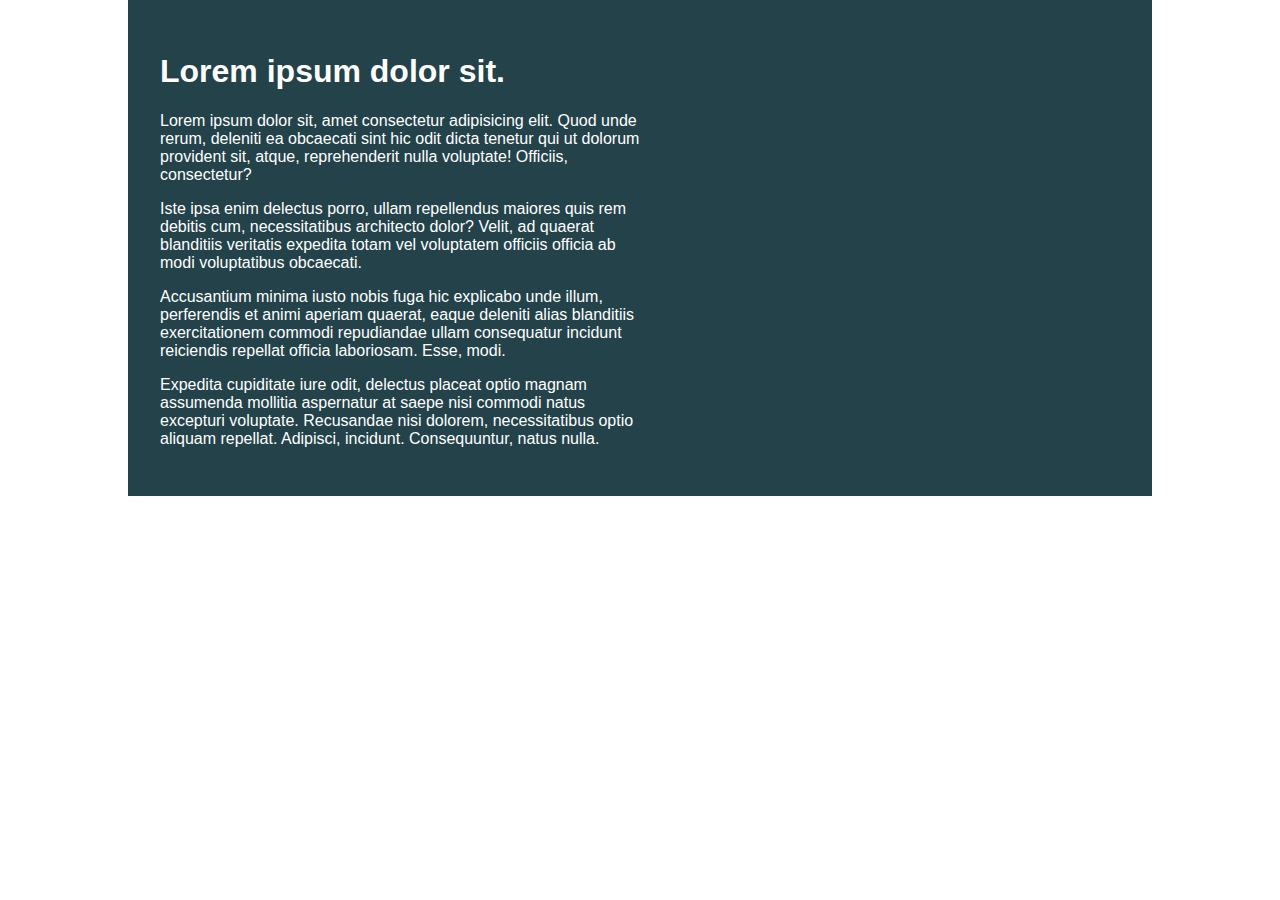
<file: challenge-01/solution/index.html>
<!DOCTYPE html>
<html lang="en">

<head>
    <meta charset="UTF-8">
    <meta name="viewport" content="width=device-width, initial-scale=1.0">
    <title>Day 01</title>

    <link rel="stylesheet" href="style.css">
</head>

<body>
    <div class="container">
        <div class="intro-content">
            <h1>Lorem ipsum dolor sit.</h1>
            <p>Lorem ipsum dolor sit, amet consectetur adipisicing elit. Quod unde rerum, deleniti ea obcaecati sint hic
                odit dicta tenetur qui ut dolorum provident sit, atque, reprehenderit nulla voluptate! Officiis,
                consectetur?</p>
            <p>Iste ipsa enim delectus porro, ullam repellendus maiores quis rem debitis cum, necessitatibus architecto
                dolor? Velit, ad quaerat blanditiis veritatis expedita totam vel voluptatem officiis officia ab modi
                voluptatibus obcaecati.</p>
            <p>Accusantium minima iusto nobis fuga hic explicabo unde illum, perferendis et animi aperiam quaerat, eaque
                deleniti alias blanditiis exercitationem commodi repudiandae ullam consequatur incidunt reiciendis
                repellat officia laboriosam. Esse, modi.</p>
            <p>Expedita cupiditate iure odit, delectus placeat optio magnam assumenda mollitia aspernatur at saepe nisi
                commodi natus excepturi voluptate. Recusandae nisi dolorem, necessitatibus optio aliquam repellat.
                Adipisci, incidunt. Consequuntur, natus nulla.</p>
        </div>
    </div>
</body>

</html>
</file>
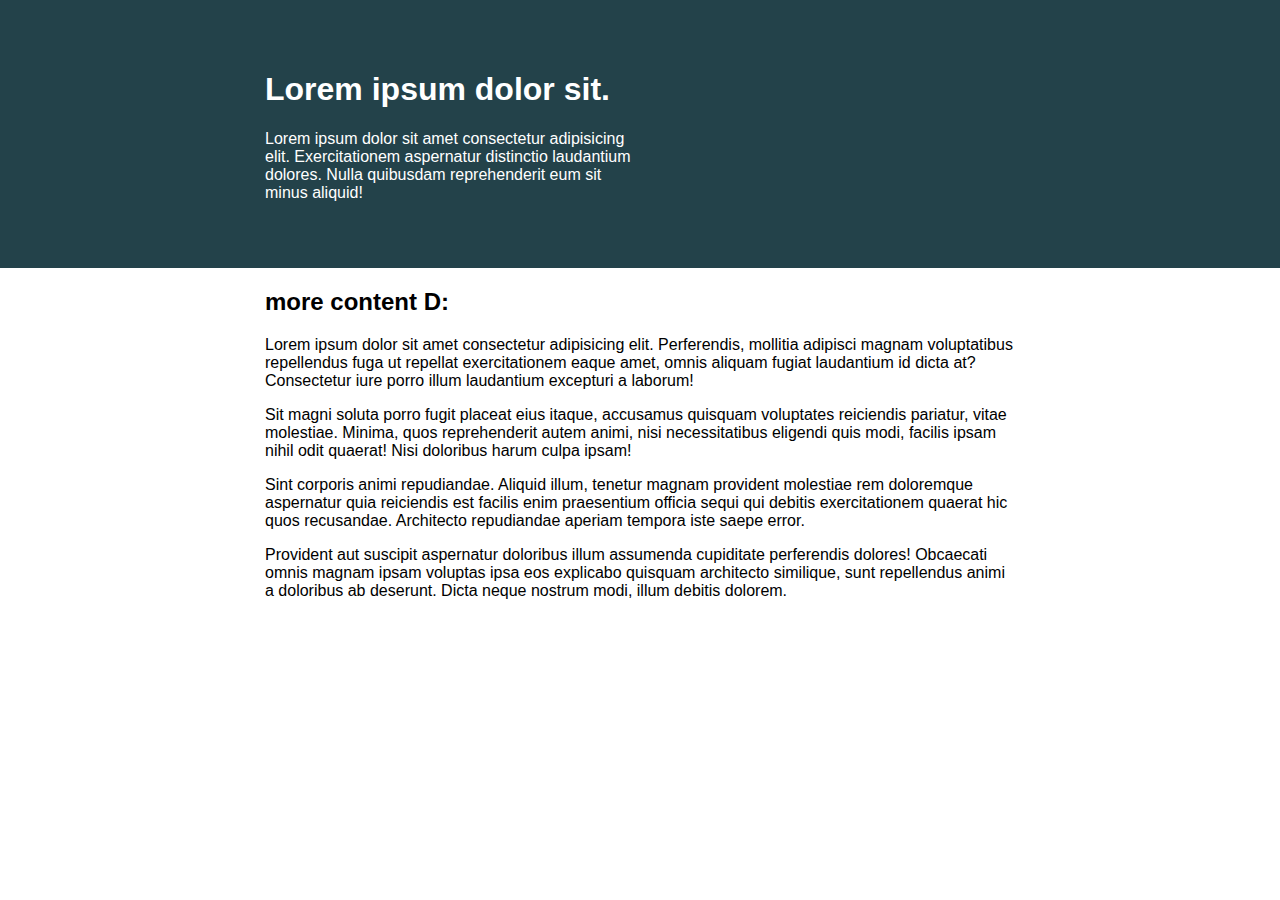
<file: challenge-02/solution/index.html>
<!DOCTYPE html>
<html lang="en">
  <head>
    <meta charset="UTF-8" />
    <meta name="viewport" content="width=device-width, initial-scale=1.0" />
    <title>Day 01</title>

    <link rel="stylesheet" href="style.css" />
  </head>
  <body>
    <div class="intro">
      <div class="container">
        <div class="intro-content">
          <h1>Lorem ipsum dolor sit.</h1>
          <p>
            Lorem ipsum dolor sit amet consectetur adipisicing elit.
            Exercitationem aspernatur distinctio laudantium dolores. Nulla
            quibusdam reprehenderit eum sit minus aliquid!
          </p>
        </div>
      </div>
    </div>

    <div class="container">
      <h2>more content D:</h2>
      <p>
        Lorem ipsum dolor sit amet consectetur adipisicing elit. Perferendis,
        mollitia adipisci magnam voluptatibus repellendus fuga ut repellat
        exercitationem eaque amet, omnis aliquam fugiat laudantium id dicta at?
        Consectetur iure porro illum laudantium excepturi a laborum!
      </p>
      <p>
        Sit magni soluta porro fugit placeat eius itaque, accusamus quisquam
        voluptates reiciendis pariatur, vitae molestiae. Minima, quos
        reprehenderit autem animi, nisi necessitatibus eligendi quis modi,
        facilis ipsam nihil odit quaerat! Nisi doloribus harum culpa ipsam!
      </p>
      <p>
        Sint corporis animi repudiandae. Aliquid illum, tenetur magnam provident
        molestiae rem doloremque aspernatur quia reiciendis est facilis enim
        praesentium officia sequi qui debitis exercitationem quaerat hic quos
        recusandae. Architecto repudiandae aperiam tempora iste saepe error.
      </p>
      <p>
        Provident aut suscipit aspernatur doloribus illum assumenda cupiditate
        perferendis dolores! Obcaecati omnis magnam ipsam voluptas ipsa eos
        explicabo quisquam architecto similique, sunt repellendus animi a
        doloribus ab deserunt. Dicta neque nostrum modi, illum debitis dolorem.
      </p>
    </div>
  </body>
</html>
</file>
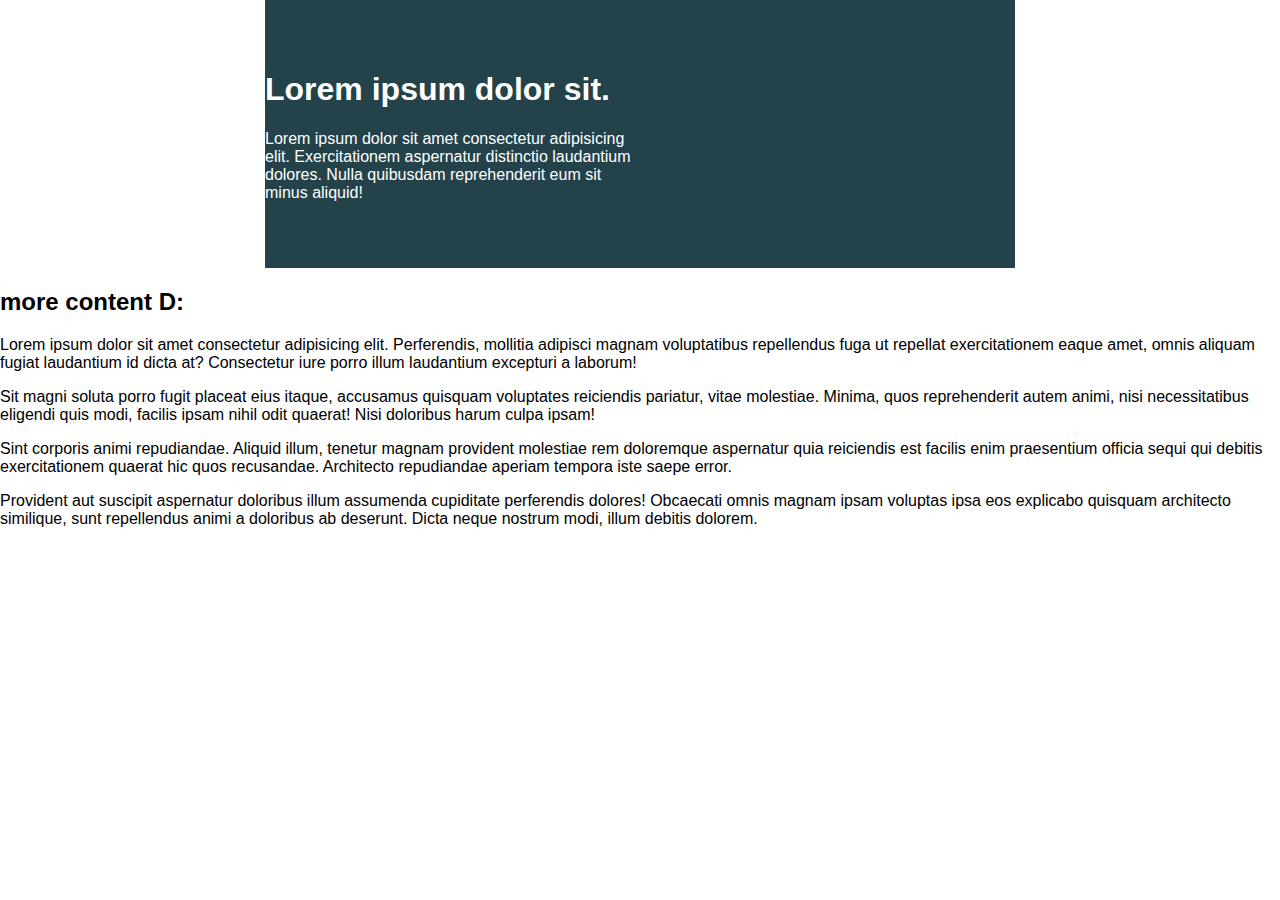
<file: challenge-02/starting-files/index.html>
<!DOCTYPE html>
<html lang="en">
<head> 
    <meta charset="UTF-8">
    <meta name="viewport" content="width=device-width, initial-scale=1.0">
    <title>Day 01</title>
 
    <link rel="stylesheet" href="style.css">
</head>
<body>

    <div class="container">
        <div class="intro-content">
            <h1>Lorem ipsum dolor sit.</h1>
            <p>Lorem ipsum dolor sit amet consectetur adipisicing elit. Exercitationem aspernatur distinctio laudantium dolores. Nulla quibusdam reprehenderit eum sit minus aliquid!</p>
        </div>
    </div>


    <h2>more content D:</h2>
    <p>Lorem ipsum dolor sit amet consectetur adipisicing elit. Perferendis, mollitia adipisci magnam voluptatibus repellendus fuga ut repellat exercitationem eaque amet, omnis aliquam fugiat laudantium id dicta at? Consectetur iure porro illum laudantium excepturi a laborum!</p>
    <p>Sit magni soluta porro fugit placeat eius itaque, accusamus quisquam voluptates reiciendis pariatur, vitae molestiae. Minima, quos reprehenderit autem animi, nisi necessitatibus eligendi quis modi, facilis ipsam nihil odit quaerat! Nisi doloribus harum culpa ipsam!</p>
    <p>Sint corporis animi repudiandae. Aliquid illum, tenetur magnam provident molestiae rem doloremque aspernatur quia reiciendis est facilis enim praesentium officia sequi qui debitis exercitationem quaerat hic quos recusandae. Architecto repudiandae aperiam tempora iste saepe error.</p>
    <p>Provident aut suscipit aspernatur doloribus illum assumenda cupiditate perferendis dolores! Obcaecati omnis magnam ipsam voluptas ipsa eos explicabo quisquam architecto similique, sunt repellendus animi a doloribus ab deserunt. Dicta neque nostrum modi, illum debitis dolorem.</p>


</body>
</html>
</file>
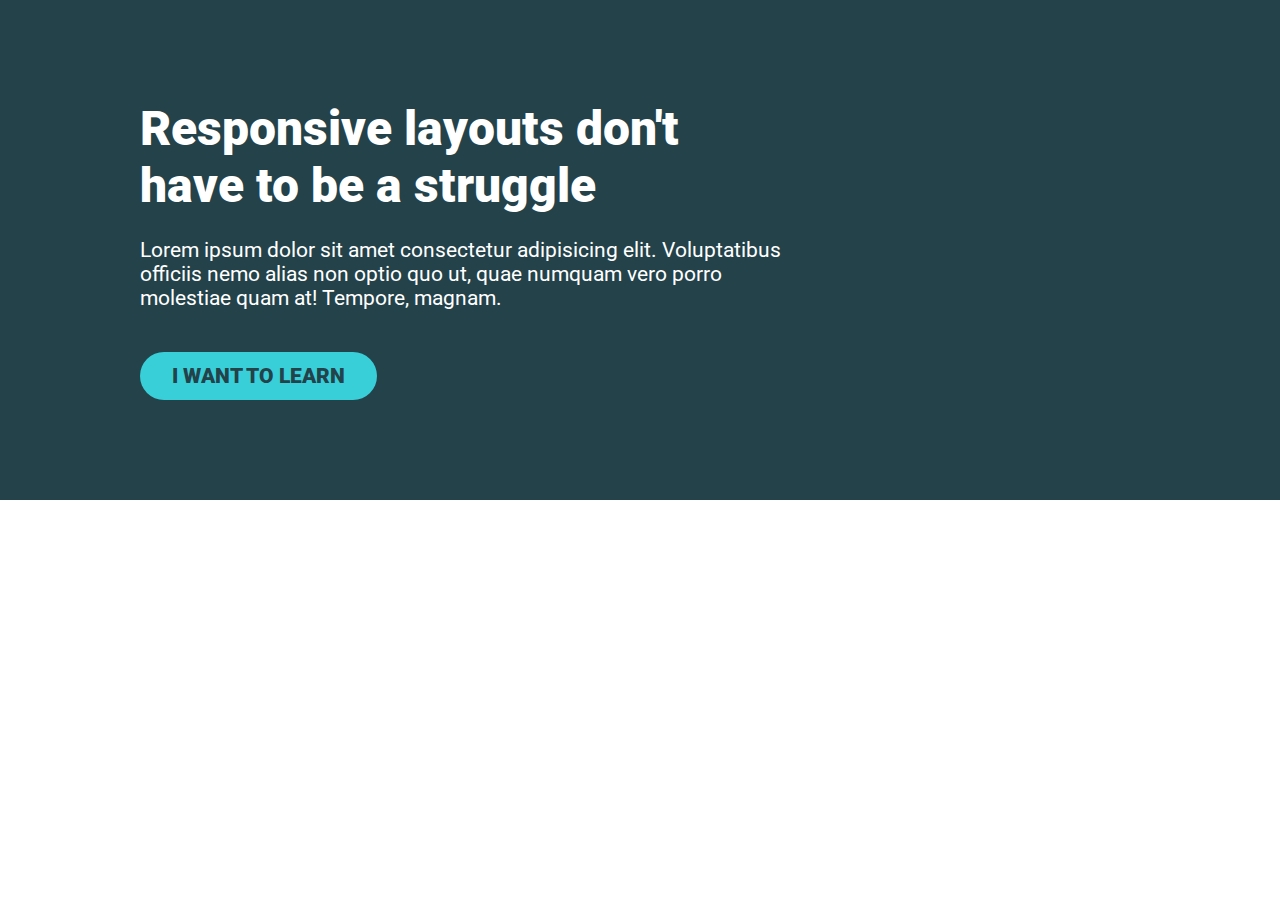
<file: challenge-03/solution/index.html>
<!DOCTYPE html>
<html lang="en">
  <head>
    <meta charset="UTF-8" />
    <meta name="viewport" content="width=device-width, initial-scale=1.0" />
    <link rel="preconnect" href="https://fonts.googleapis.com" />
    <link rel="preconnect" href="https://fonts.gstatic.com" crossorigin />
    <link
      href="https://fonts.googleapis.com/css2?family=Roboto:ital,wght@0,100;0,300;0,400;0,500;0,700;0,900;1,100;1,300;1,400;1,500;1,700;1,900&display=swap"
      rel="stylesheet"
    />
    <link rel="stylesheet" href="./style.css" defer />
    <title>Challenge 03</title>
  </head>
  <body>
    <div class="hero">
      <div class="container">
        <div class="hero__text">
          <h1>Responsive layouts don't have to be a struggle</h1>
          <p>
            Lorem ipsum dolor sit amet consectetur adipisicing elit.
            Voluptatibus officiis nemo alias non optio quo ut, quae numquam vero
            porro molestiae quam at! Tempore, magnam.
          </p>
          <a href="#" class="btn">I want to learn</a>
        </div>
      </div>
    </div>
  </body>
</html>
</file>
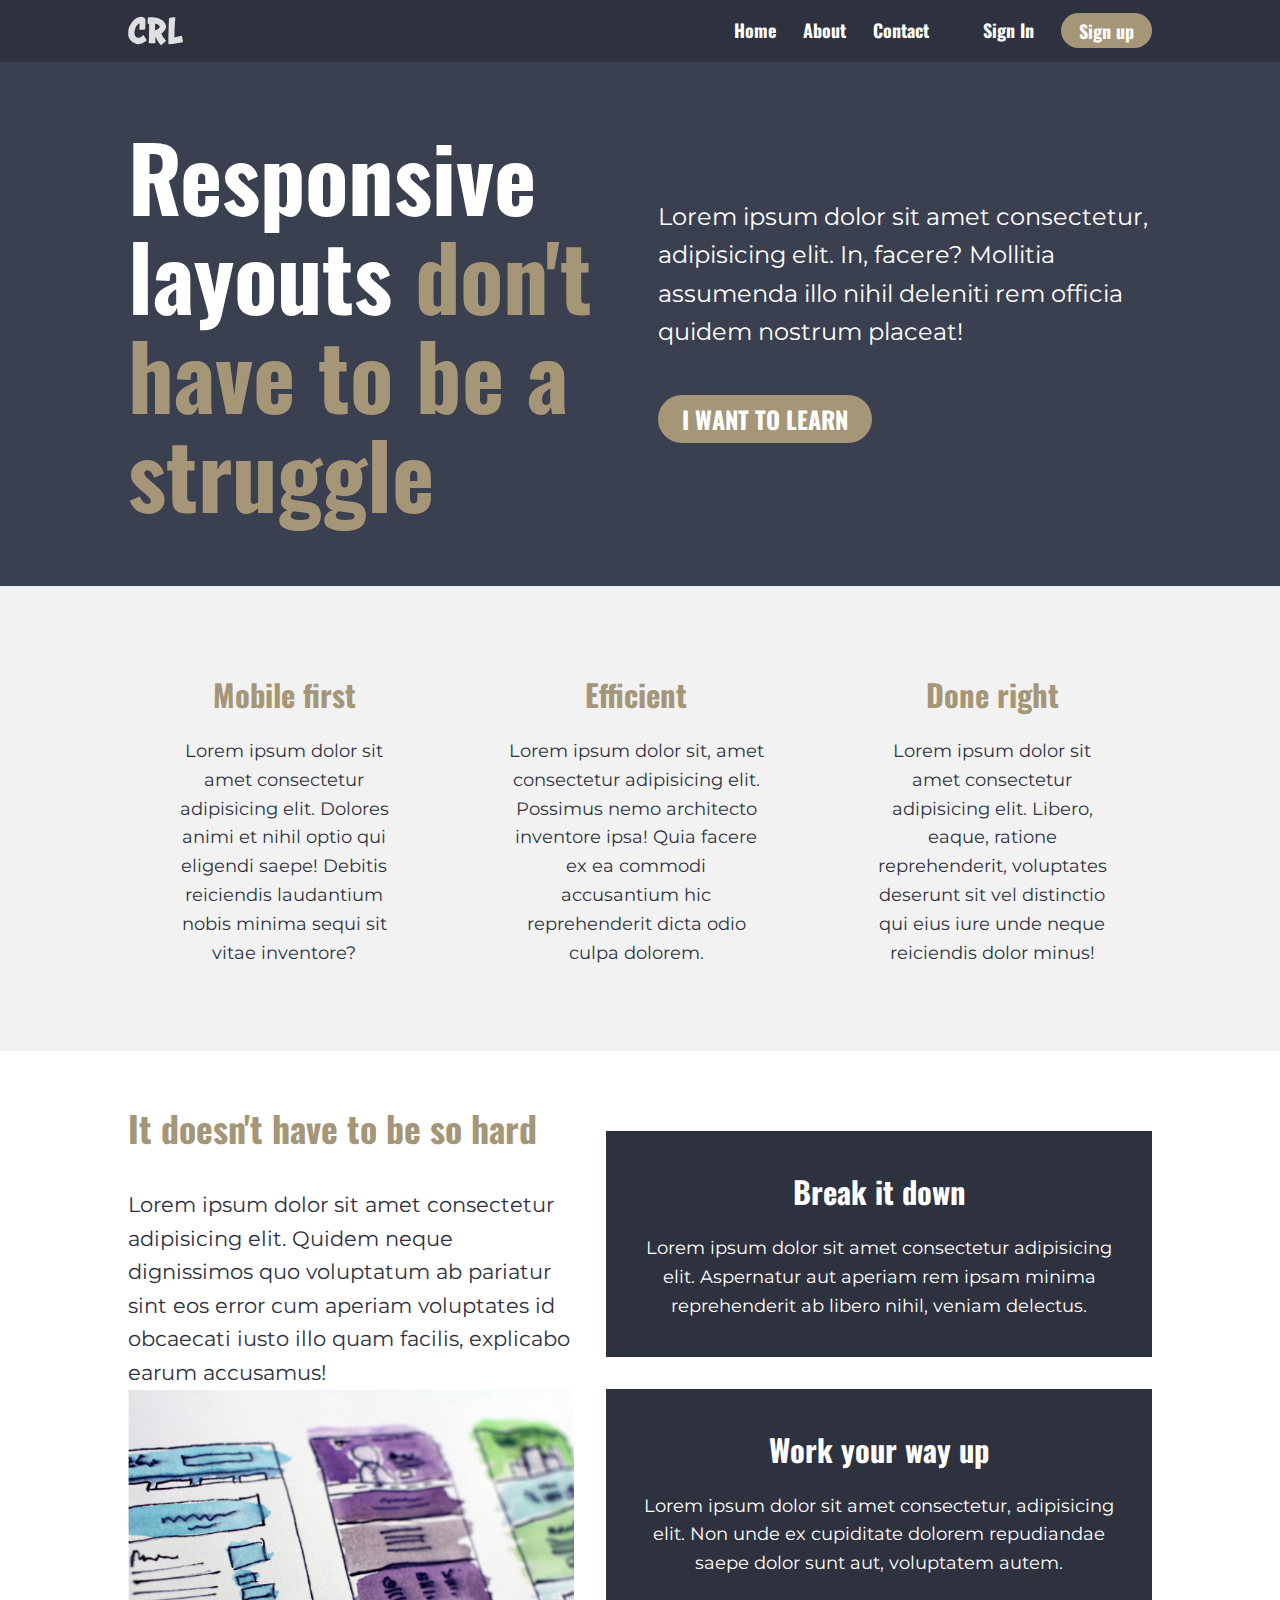
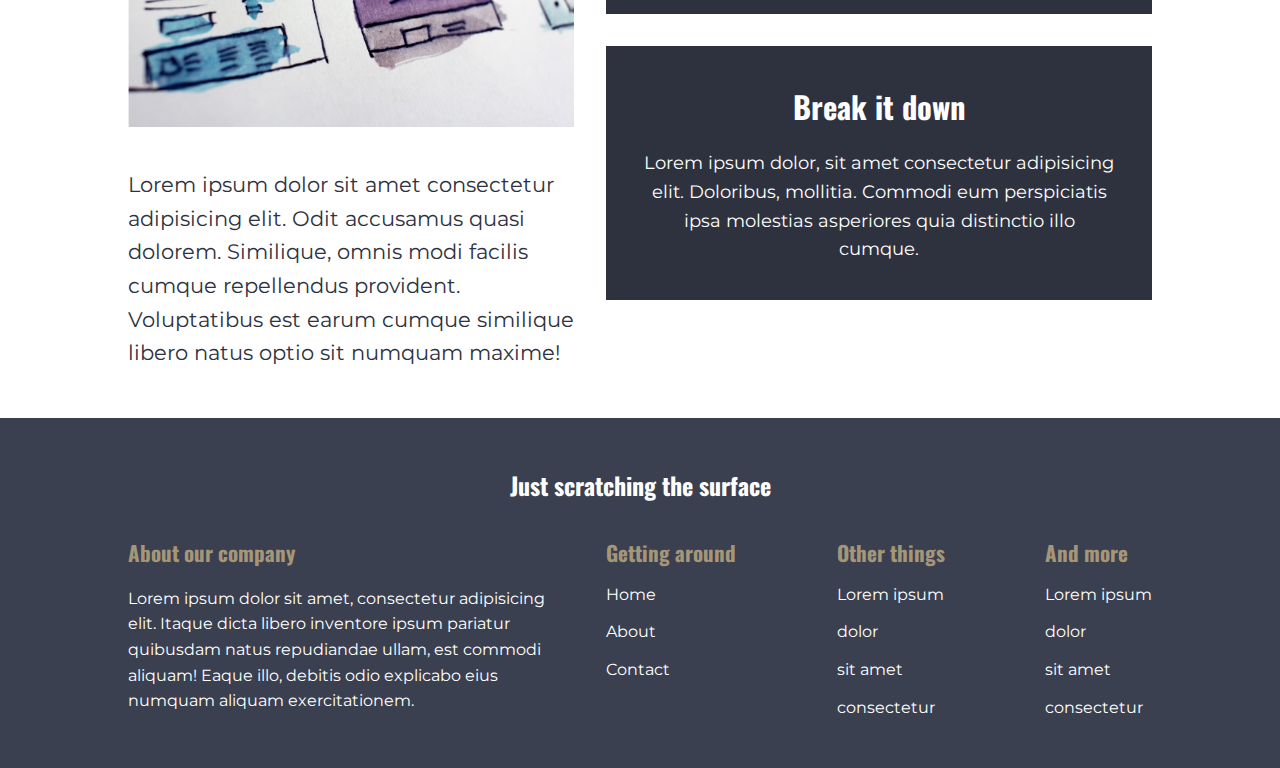
<file: final-challenge/solution/index.html>
<!DOCTYPE html>
<html lang="en">
  <head>
    <meta charset="UTF-8" />
    <meta name="viewport" content="width=device-width, initial-scale=1.0" />
    <title>Final Challenge</title>
    <link rel="preconnect" href="https://fonts.googleapis.com" />
    <link rel="preconnect" href="https://fonts.gstatic.com" crossorigin />
    <link
      href="https://fonts.googleapis.com/css2?family=Montserrat:ital,wght@0,100..900;1,100..900&family=Oswald:wght@200..700&display=swap"
      rel="stylesheet"
    />
    <link rel="stylesheet" href="./style.css" />
  </head>
  <body>
    <header>
      <div class="container header__row">
        <button class="nav-toggle" aria-label="open navigation">
          <span class="hamburger"></span>
        </button>
        <a href="#" class="logo">
          <img src="./assets/logo.svg" alt="Conquering responsive layouts" />
        </a>
        <nav class="nav">
          <ul class="nav__list nav__list--primary">
            <li class="nav__item"><a href="#" class="nav__link">Home</a></li>
            <li class="nav__item"><a href="#" class="nav__link">About</a></li>
            <li class="nav__item"><a href="#" class="nav__link">Contact</a></li>
          </ul>
          <ul class="nav__list nav__list--secondary">
            <li class="nav__item"><a href="#" class="nav__link">Sign In</a></li>
            <li class="nav__item">
              <a href="#" class="nav__link nav__link--button">Sign up</a>
            </li>
          </ul>
        </nav>
      </div>
    </header>
    <section class="hero">
      <div class="container row">
        <h1 class="hero__title">
          Responsive layouts
          <span class="hero__title--highlight"
            >don't have to be a struggle</span
          >
        </h1>
        <div class="hero__text">
          <p class="hero__text__para">
            Lorem ipsum dolor sit amet consectetur, adipisicing elit. In,
            facere? Mollitia assumenda illo nihil deleniti rem officia quidem
            nostrum placeat!
          </p>
          <a href="#" class="btn">I want to learn</a>
        </div>
      </div>
    </section>
    <section class="section-two">
      <div class="container row">
        <div class="tile">
          <h2 class="tile__title">Mobile first</h2>
          <p class="tile__text">
            Lorem ipsum dolor sit amet consectetur adipisicing elit. Dolores
            animi et nihil optio qui eligendi saepe! Debitis reiciendis
            laudantium nobis minima sequi sit vitae inventore?
          </p>
        </div>
        <div class="tile">
          <h2 class="tile__title">Efficient</h2>
          <p class="tile__text">
            Lorem ipsum dolor sit, amet consectetur adipisicing elit. Possimus
            nemo architecto inventore ipsa! Quia facere ex ea commodi
            accusantium hic reprehenderit dicta odio culpa dolorem.
          </p>
        </div>
        <div class="tile">
          <h2 class="tile__title">Done right</h2>
          <p class="tile__text">
            Lorem ipsum dolor sit amet consectetur adipisicing elit. Libero,
            eaque, ratione reprehenderit, voluptates deserunt sit vel distinctio
            qui eius iure unde neque reiciendis dolor minus!
          </p>
        </div>
      </div>
    </section>
    <section class="section-three">
      <div class="container row">
        <div class="section-three__text">
          <h2 class="section-three__title">It doesn't have to be so hard</h2>
          <p>
            Lorem ipsum dolor sit amet consectetur adipisicing elit. Quidem
            neque dignissimos quo voluptatum ab pariatur sint eos error cum
            aperiam voluptates id obcaecati iusto illo quam facilis, explicabo
            earum accusamus!
          </p>
          <img
            src="./assets/the-image.jpg"
            alt="Webpage layout design sketches"
          />
          <p>
            Lorem ipsum dolor sit amet consectetur adipisicing elit. Odit
            accusamus quasi dolorem. Similique, omnis modi facilis cumque
            repellendus provident. Voluptatibus est earum cumque similique
            libero natus optio sit numquam maxime!
          </p>
        </div>
        <div class="section-three__tiles">
          <div class="tile tile--dark">
            <h2 class="tile__title tile__title--light">Break it down</h2>
            <p class="tile__text">
              Lorem ipsum dolor sit amet consectetur adipisicing elit.
              Aspernatur aut aperiam rem ipsam minima reprehenderit ab libero
              nihil, veniam delectus.
            </p>
          </div>
          <div class="tile tile--dark">
            <h2 class="tile__title tile__title--light">Work your way up</h2>
            <p class="tile__text">
              Lorem ipsum dolor sit amet consectetur, adipisicing elit. Non unde
              ex cupiditate dolorem repudiandae saepe dolor sunt aut, voluptatem
              autem.
            </p>
          </div>
          <div class="tile tile--dark">
            <h2 class="tile__title tile__title--light">Break it down</h2>
            <p class="tile__text">
              Lorem ipsum dolor, sit amet consectetur adipisicing elit.
              Doloribus, mollitia. Commodi eum perspiciatis ipsa molestias
              asperiores quia distinctio illo cumque.
            </p>
          </div>
        </div>
      </div>
    </section>
    <footer class="footer">
      <div class="container col">
        <h1 class="footer__title">Just scratching the surface</h1>
        <div class="footer__content row">
          <div class="footer__content__text">
            <h2>About our company</h2>
            <p>
              Lorem ipsum dolor sit amet, consectetur adipisicing elit. Itaque
              dicta libero inventore ipsum pariatur quibusdam natus repudiandae
              ullam, est commodi aliquam! Eaque illo, debitis odio explicabo
              eius numquam aliquam exercitationem.
            </p>
          </div>
          <div class="footer__content__nav-lists">
            <nav class="footer__nav footer__nav-one">
              <h2>Getting around</h2>
              <ul class="nav__list">
                <li class="nav__item">
                  <a href="#" class="nav__link">Home</a>
                </li>
                <li class="nav__item">
                  <a href="#" class="nav__link">About</a>
                </li>
                <li class="nav__item">
                  <a href="#" class="nav__link">Contact</a>
                </li>
              </ul>
            </nav>
            <nav class="footer__nav footer__nav-two">
              <h2>Other things</h2>
              <ul class="nav__list">
                <li class="nav__item">
                  <a href="#" class="nav__link">Lorem ipsum</a>
                </li>
                <li class="nav__item">
                  <a href="#" class="nav__link">dolor</a>
                </li>
                <li class="nav__item">
                  <a href="#" class="nav__link">sit amet</a>
                </li>
                <li class="nav__item">
                  <a href="#" class="nav__link">consectetur</a>
                </li>
              </ul>
            </nav>
            <nav class="footer__nav footer-nav-three">
              <h2>And more</h2>
              <ul class="nav__list">
                <li class="nav__item">
                  <a href="#" class="nav__link">Lorem ipsum</a>
                </li>
                <li class="nav__item">
                  <a href="#" class="nav__link">dolor</a>
                </li>
                <li class="nav__item">
                  <a href="#" class="nav__link">sit amet</a>
                </li>
                <li class="nav__item">
                  <a href="#" class="nav__link">consectetur</a>
                </li>
              </ul>
            </nav>
          </div>
        </div>
      </div>
    </footer>
    <script src="main.js"></script>
  </body>
</html>
</file>
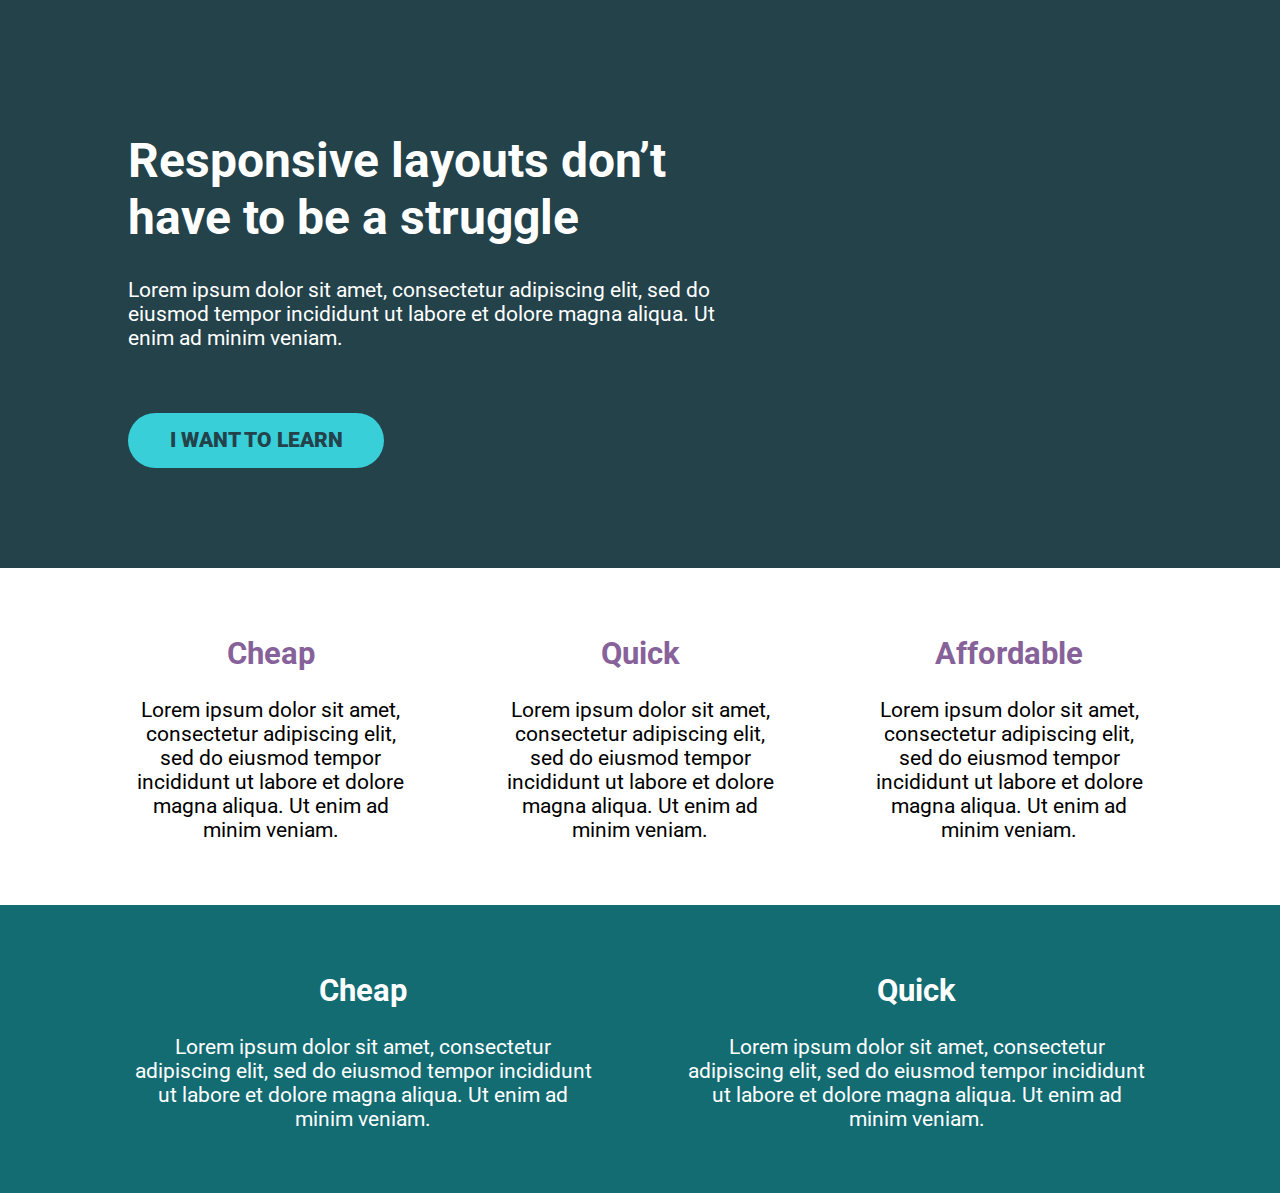
<file: flexbox-challenge-01/solution/index.html>
<!DOCTYPE html>
<html lang="en">
  <head>
    <meta charset="UTF-8" />
    <meta name="viewport" content="width=device-width, initial-scale=1.0" />
    <title>Challenge time!</title>
    <link
      href="https://fonts.googleapis.com/css2?family=Roboto:wght@400;900&display=swap"
      rel="stylesheet"
    />
    <link rel="stylesheet" href="style.css" />
  </head>
  <body>
    <section class="hero">
      <div class="container">
        <div class="hero__text">
          <h1>Responsive layouts don’t have to be a struggle</h1>
          <p>
            Lorem ipsum dolor sit amet, consectetur adipiscing elit, sed do
            eiusmod tempor incididunt ut labore et dolore magna aliqua. Ut enim
            ad minim veniam.
          </p>
          <a href="#" class="btn">I want to learn</a>
        </div>
      </div>
    </section>

    <section class="three-col">
      <div class="container">
        <div class="row">
          <div class="col">
            <h2>Cheap</h2>
            <p>
              Lorem ipsum dolor sit amet, consectetur adipiscing elit, sed do
              eiusmod tempor incididunt ut labore et dolore magna aliqua. Ut
              enim ad minim veniam.
            </p>
          </div>
          <div class="col">
            <h2>Quick</h2>
            <p>
              Lorem ipsum dolor sit amet, consectetur adipiscing elit, sed do
              eiusmod tempor incididunt ut labore et dolore magna aliqua. Ut
              enim ad minim veniam.
            </p>
          </div>
          <div class="col">
            <h2>Affordable</h2>
            <p>
              Lorem ipsum dolor sit amet, consectetur adipiscing elit, sed do
              eiusmod tempor incididunt ut labore et dolore magna aliqua. Ut
              enim ad minim veniam.
            </p>
          </div>
        </div>
      </div>
    </section>

    <section class="two-col">
      <div class="container">
        <div class="row">
          <div class="col">
            <h2>Cheap</h2>
            <p>
              Lorem ipsum dolor sit amet, consectetur adipiscing elit, sed do
              eiusmod tempor incididunt ut labore et dolore magna aliqua. Ut
              enim ad minim veniam.
            </p>
          </div>
          <div class="col">
            <h2>Quick</h2>
            <p>
              Lorem ipsum dolor sit amet, consectetur adipiscing elit, sed do
              eiusmod tempor incididunt ut labore et dolore magna aliqua. Ut
              enim ad minim veniam.
            </p>
          </div>
        </div>
      </div>
    </section>
  </body>
</html>
</file>
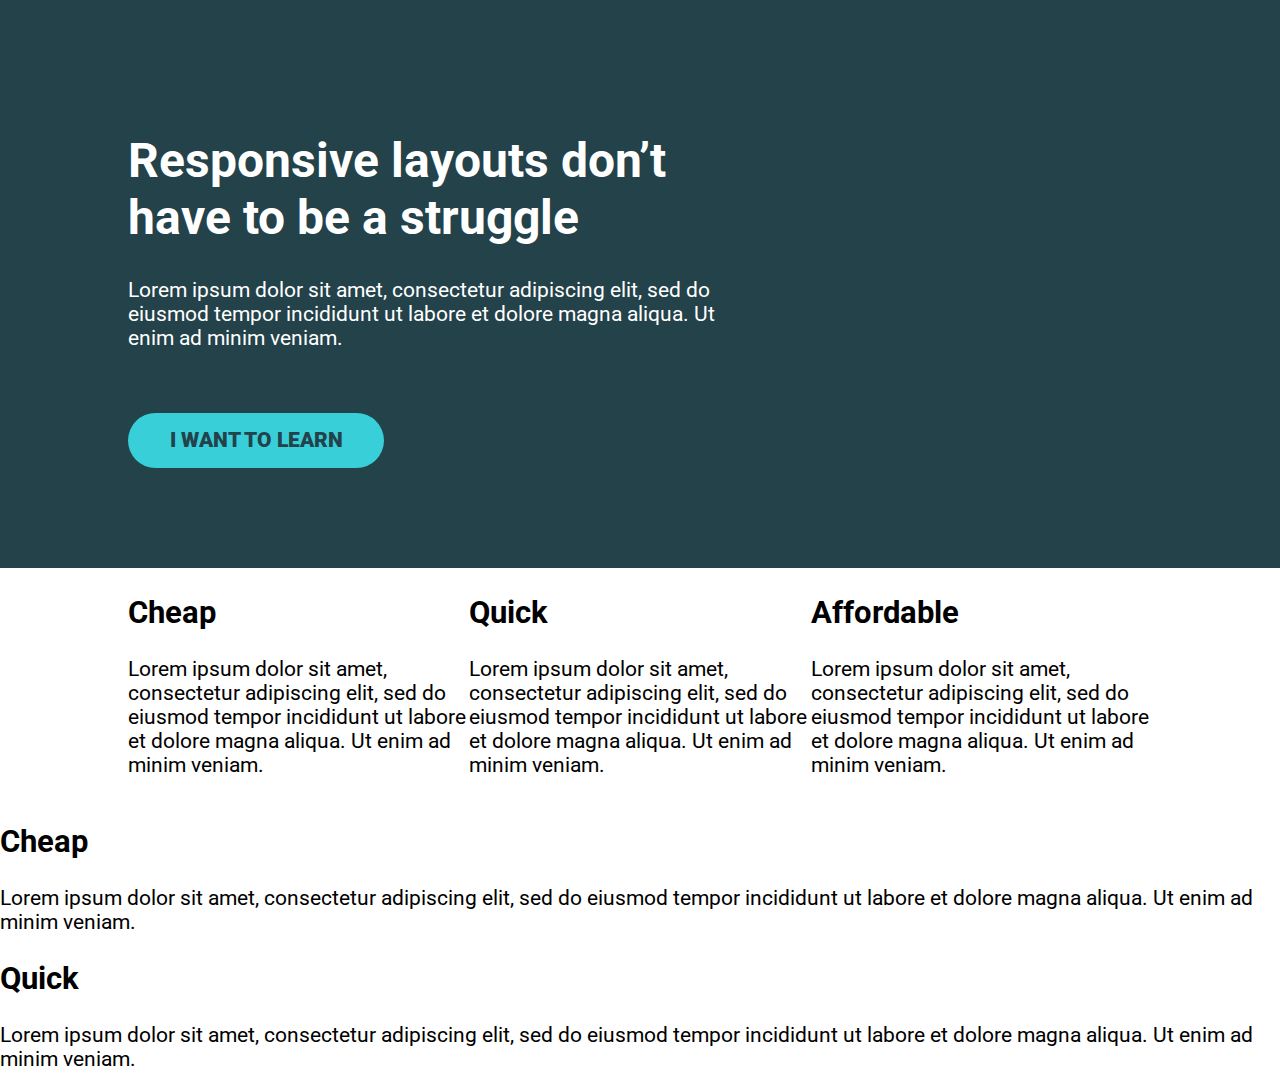
<file: flexbox-challenge-01/starting-files/index.html>
<!DOCTYPE html>
<html lang="en">
<head>
    <meta charset="UTF-8">
    <meta name="viewport" content="width=device-width, initial-scale=1.0">
    <title>Challenge time!</title>
    <link href="https://fonts.googleapis.com/css2?family=Roboto:wght@400;900&display=swap" rel="stylesheet"> 
    <link rel="stylesheet" href="style.css">
</head>
<body>
    <div class="hero">
        <div class="container">
            <div class="hero__text">
                <h1>Responsive layouts don’t have to be a struggle</h1>
                <p>Lorem ipsum dolor sit amet, consectetur adipiscing elit, sed do eiusmod tempor incididunt ut labore et dolore magna aliqua. Ut enim ad minim veniam.</p>
                <a href="#" class="btn">I want to learn</a>
            </div>
        </div>
    </div>
    <div class="container">
        <div class="row">
            <div class="col">
                <h2>Cheap</h2>
                <p>Lorem ipsum dolor sit amet, consectetur adipiscing elit, sed do eiusmod tempor incididunt ut labore et dolore magna aliqua. Ut enim ad minim veniam.</p>
            </div>
            <div class="col">
                <h2>Quick</h2>
                <p>Lorem ipsum dolor sit amet, consectetur adipiscing elit, sed do eiusmod tempor incididunt ut labore et dolore magna aliqua. Ut enim ad minim veniam.</p>
            </div>
            <div class="col">
                <h2>Affordable</h2>
                <p>Lorem ipsum dolor sit amet, consectetur adipiscing elit, sed do eiusmod tempor incididunt ut labore et dolore magna aliqua. Ut enim ad minim veniam.</p>
            </div>
        </div>
    </div>


    <div class="col">
        <h2>Cheap</h2>
        <p>Lorem ipsum dolor sit amet, consectetur adipiscing elit, sed do eiusmod tempor incididunt ut labore et dolore magna aliqua. Ut enim ad minim veniam.</p>
    </div>
    <div class="col">
        <h2>Quick</h2>
        <p>Lorem ipsum dolor sit amet, consectetur adipiscing elit, sed do eiusmod tempor incididunt ut labore et dolore magna aliqua. Ut enim ad minim veniam.</p>
    </div>


</body>
</html>
</file>
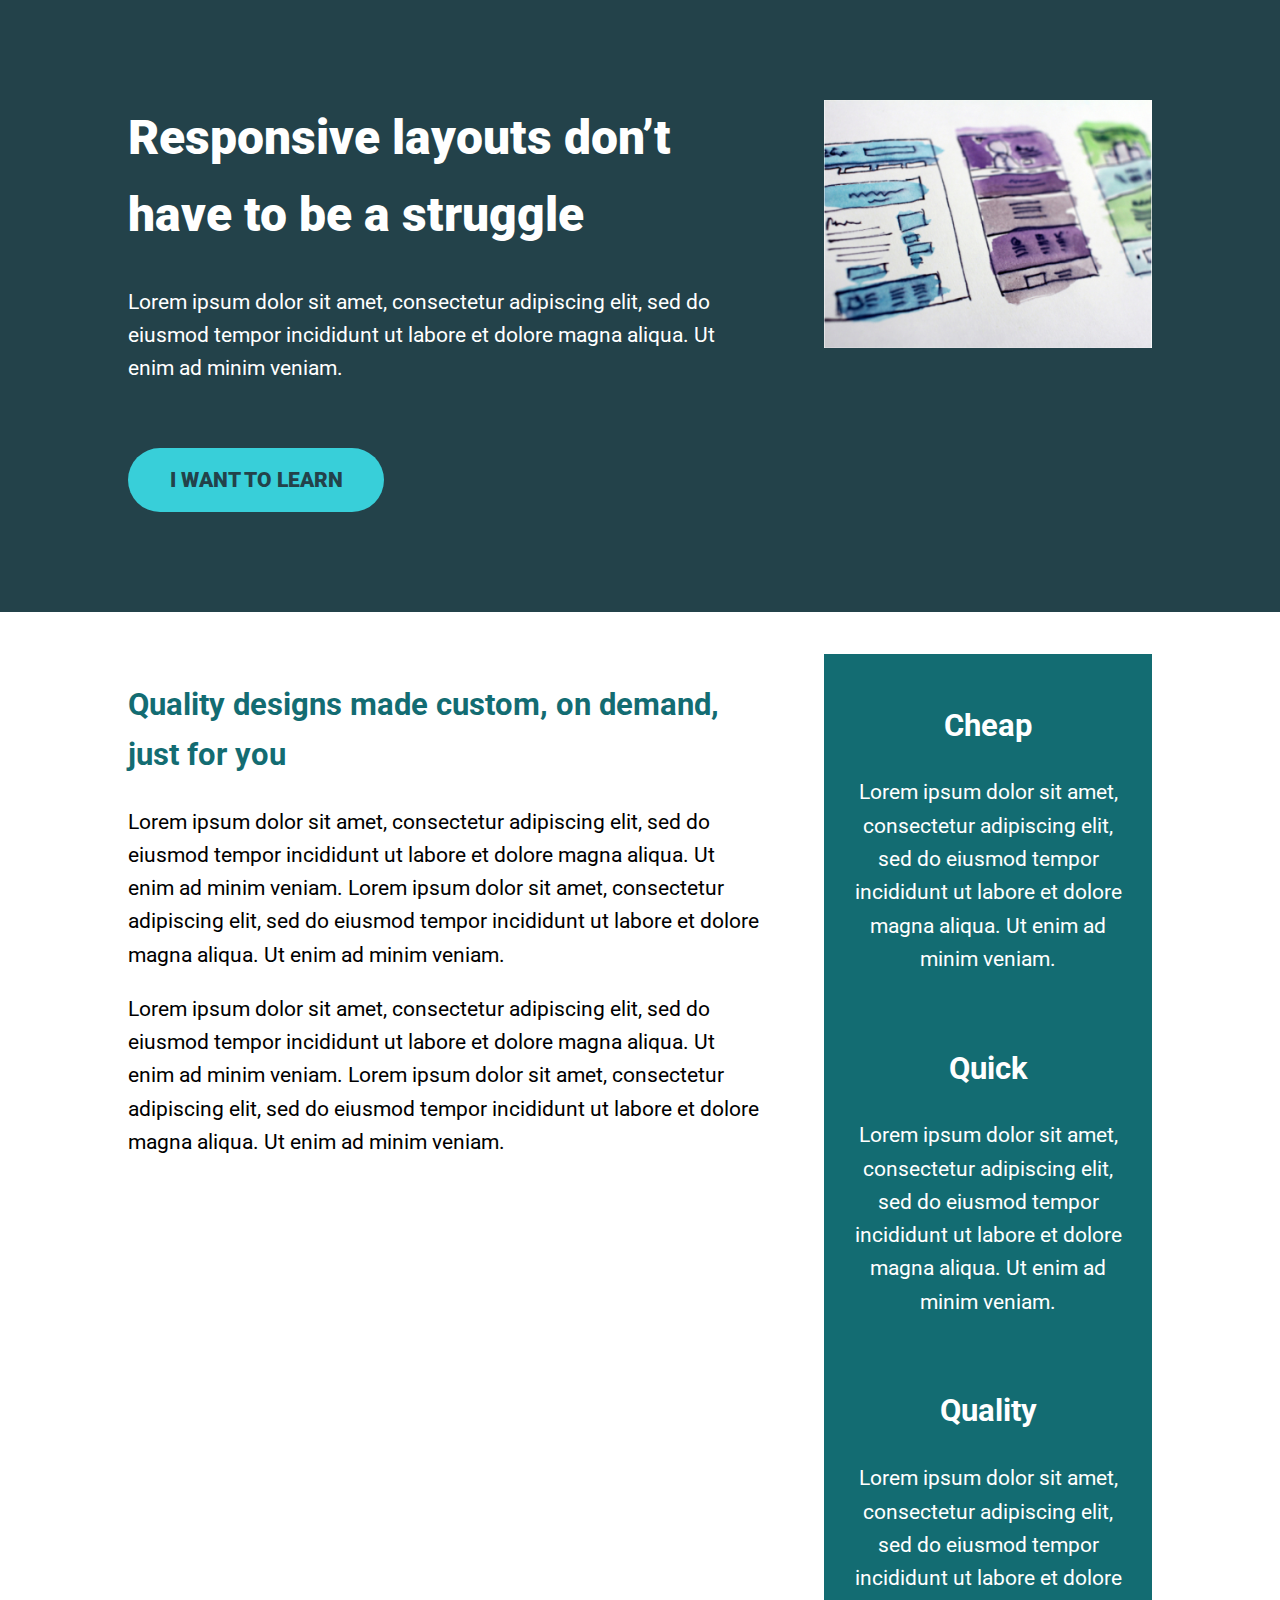
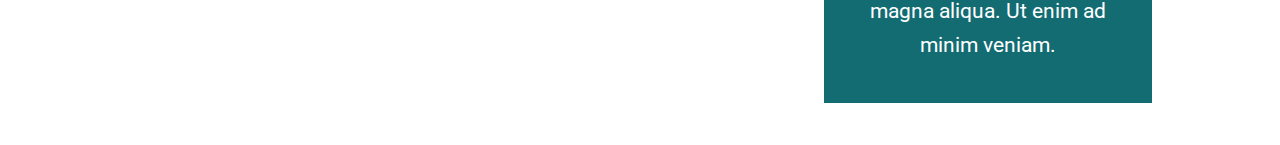
<file: flexbox-challenge-02/solution/index.html>
<!DOCTYPE html>
<html lang="en">
  <head>
    <meta charset="UTF-8" />
    <meta name="viewport" content="width=device-width, initial-scale=1.0" />
    <title>Conquering Rsponsive Layouts</title>
    <link
      href="https://fonts.googleapis.com/css2?family=Roboto:wght@400;900&display=swap"
      rel="stylesheet"
    />
    <link rel="stylesheet" href="style.css" />
  </head>
  <body>
    <div class="hero">
      <div class="container row">
        <div class="hero__text">
          <h1>Responsive layouts don’t have to be a struggle</h1>
          <p>
            Lorem ipsum dolor sit amet, consectetur adipiscing elit, sed do
            eiusmod tempor incididunt ut labore et dolore magna aliqua. Ut enim
            ad minim veniam.
          </p>
          <a href="#" class="btn">I want to learn</a>
        </div>
        <img
          class="hero__img"
          src="./img/hero-img.jpg"
          alt="Website design sketches"
        />
      </div>
    </div>

    <main class="main container row">
      <section class="main__text">
        <h2>Quality designs made custom, on demand, just for you</h2>
        <p>
          Lorem ipsum dolor sit amet, consectetur adipiscing elit, sed do
          eiusmod tempor incididunt ut labore et dolore magna aliqua. Ut enim ad
          minim veniam. Lorem ipsum dolor sit amet, consectetur adipiscing elit,
          sed do eiusmod tempor incididunt ut labore et dolore magna aliqua. Ut
          enim ad minim veniam.
        </p>
        <p>
          Lorem ipsum dolor sit amet, consectetur adipiscing elit, sed do
          eiusmod tempor incididunt ut labore et dolore magna aliqua. Ut enim ad
          minim veniam. Lorem ipsum dolor sit amet, consectetur adipiscing elit,
          sed do eiusmod tempor incididunt ut labore et dolore magna aliqua. Ut
          enim ad minim veniam.
        </p>
      </section>
      <aside class="sidebar">
        <div class="sidebar__tile">
          <h2>Cheap</h2>
          <p>
            Lorem ipsum dolor sit amet, consectetur adipiscing elit, sed do
            eiusmod tempor incididunt ut labore et dolore magna aliqua. Ut enim
            ad minim veniam.
          </p>
        </div>
        <div class="sidebar__tile">
          <h2>Quick</h2>
          <p>
            Lorem ipsum dolor sit amet, consectetur adipiscing elit, sed do
            eiusmod tempor incididunt ut labore et dolore magna aliqua. Ut enim
            ad minim veniam.
          </p>
        </div>
        <div class="sidebar__tile">
          <h2>Quality</h2>
          <p>
            Lorem ipsum dolor sit amet, consectetur adipiscing elit, sed do
            eiusmod tempor incididunt ut labore et dolore magna aliqua. Ut enim
            ad minim veniam.
          </p>
        </div>
      </aside>
    </main>
  </body>
</html>
</file>
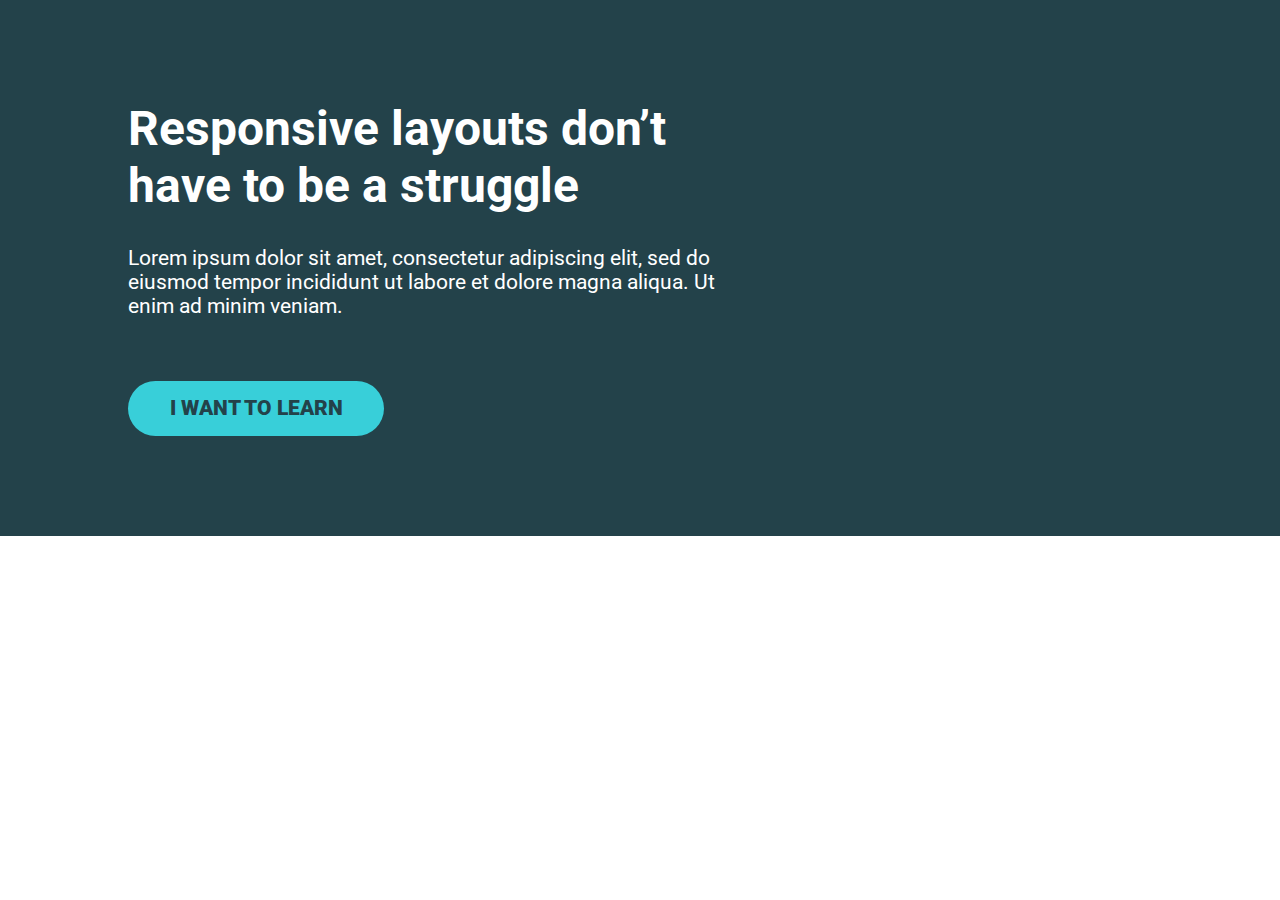
<file: flexbox-challenge-02/starting-files/index.html>
<!DOCTYPE html>
<html lang="en">
<head>
    <meta charset="UTF-8">
    <meta name="viewport" content="width=device-width, initial-scale=1.0">
    <title>Conquering Rsponsive Layouts</title>
    <link href="https://fonts.googleapis.com/css2?family=Roboto:wght@400;900&display=swap" rel="stylesheet"> 
    <link rel="stylesheet" href="style.css">
</head>
<body>
    <div class="hero">
        <div class="container row">
            <div class="hero__text">
                <h1>Responsive layouts don’t have to be a struggle</h1>
                <p>Lorem ipsum dolor sit amet, consectetur adipiscing elit, sed do eiusmod tempor incididunt ut labore et dolore magna aliqua. Ut enim ad minim veniam.</p>
                <a href="#" class="btn">I want to learn</a>
            </div>
        </div>
    </div> 

    

</body>
</html>
</file>
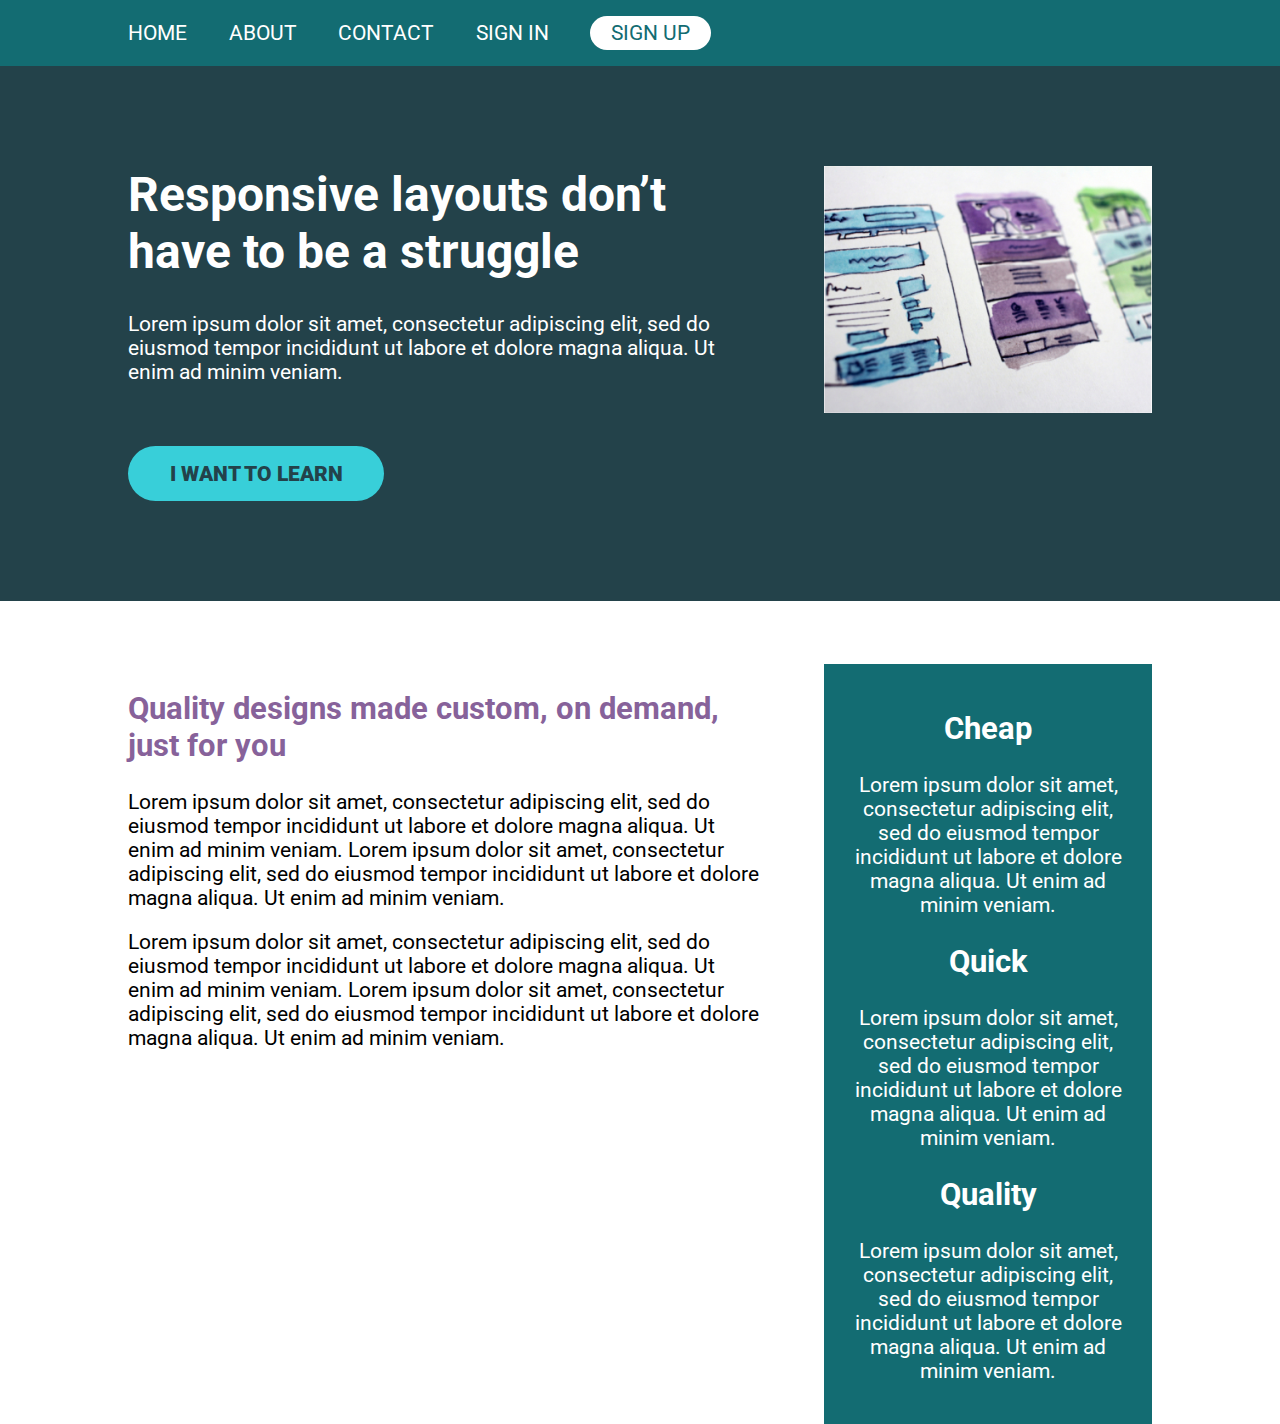
<file: flexbox-challenge-03/solution/index.html>
<!DOCTYPE html>
<html lang="en">
  <head>
    <meta charset="UTF-8" />
    <meta name="viewport" content="width=device-width, initial-scale=1.0" />
    <title>Conquering Responsive Layouts</title>
    <link
      href="https://fonts.googleapis.com/css2?family=Roboto:wght@400;900&display=swap"
      rel="stylesheet"
    />
    <link rel="stylesheet" href="style.css" />
  </head>
  <body>
    <header>
      <nav class="nav container">
        <ul class="nav__list">
          <li class="nav__item"><a href="#" class="nav__link">Home</a></li>
          <li class="nav__item"><a href="#" class="nav__link">About</a></li>
          <li class="nav__item"><a href="#" class="nav__link">Contact</a></li>
          <li class="nav__item"><a href="#" class="nav__link">Sign In</a></li>
          <li class="nav__item">
            <a href="#" class="nav__link nav__link--button">Sign up</a>
          </li>
        </ul>
      </nav>
    </header>

    <section class="hero">
      <div class="container row">
        <div class="hero__text">
          <h1>Responsive layouts don’t have to be a struggle</h1>
          <p>
            Lorem ipsum dolor sit amet, consectetur adipiscing elit, sed do
            eiusmod tempor incididunt ut labore et dolore magna aliqua. Ut enim
            ad minim veniam.
          </p>
          <a href="#" class="btn">I want to learn</a>
        </div>
        <img
          src="img/hero-img.jpg"
          alt="UX design sketches"
          class="hero__img"
        />
      </div>
    </section>

    <main class="main container row">
      <section class="primary-content">
        <h2 class="section-title">
          Quality designs made custom, on demand, just for you
        </h2>
        <p>
          Lorem ipsum dolor sit amet, consectetur adipiscing elit, sed do
          eiusmod tempor incididunt ut labore et dolore magna aliqua. Ut enim ad
          minim veniam. Lorem ipsum dolor sit amet, consectetur adipiscing elit,
          sed do eiusmod tempor incididunt ut labore et dolore magna aliqua. Ut
          enim ad minim veniam.
        </p>
        <p>
          Lorem ipsum dolor sit amet, consectetur adipiscing elit, sed do
          eiusmod tempor incididunt ut labore et dolore magna aliqua. Ut enim ad
          minim veniam. Lorem ipsum dolor sit amet, consectetur adipiscing elit,
          sed do eiusmod tempor incididunt ut labore et dolore magna aliqua. Ut
          enim ad minim veniam.
        </p>
      </section>
      <aside class="sidebar">
        <h2 class="sidebar-title">Cheap</h2>
        <p>
          Lorem ipsum dolor sit amet, consectetur adipiscing elit, sed do
          eiusmod tempor incididunt ut labore et dolore magna aliqua. Ut enim ad
          minim veniam.
        </p>

        <h2 class="sidebar-title">Quick</h2>
        <p>
          Lorem ipsum dolor sit amet, consectetur adipiscing elit, sed do
          eiusmod tempor incididunt ut labore et dolore magna aliqua. Ut enim ad
          minim veniam.
        </p>

        <h2 class="sidebar-title">Quality</h2>
        <p>
          Lorem ipsum dolor sit amet, consectetur adipiscing elit, sed do
          eiusmod tempor incididunt ut labore et dolore magna aliqua. Ut enim ad
          minim veniam.
        </p>
      </aside>
    </main>
  </body>
</html>
</file>
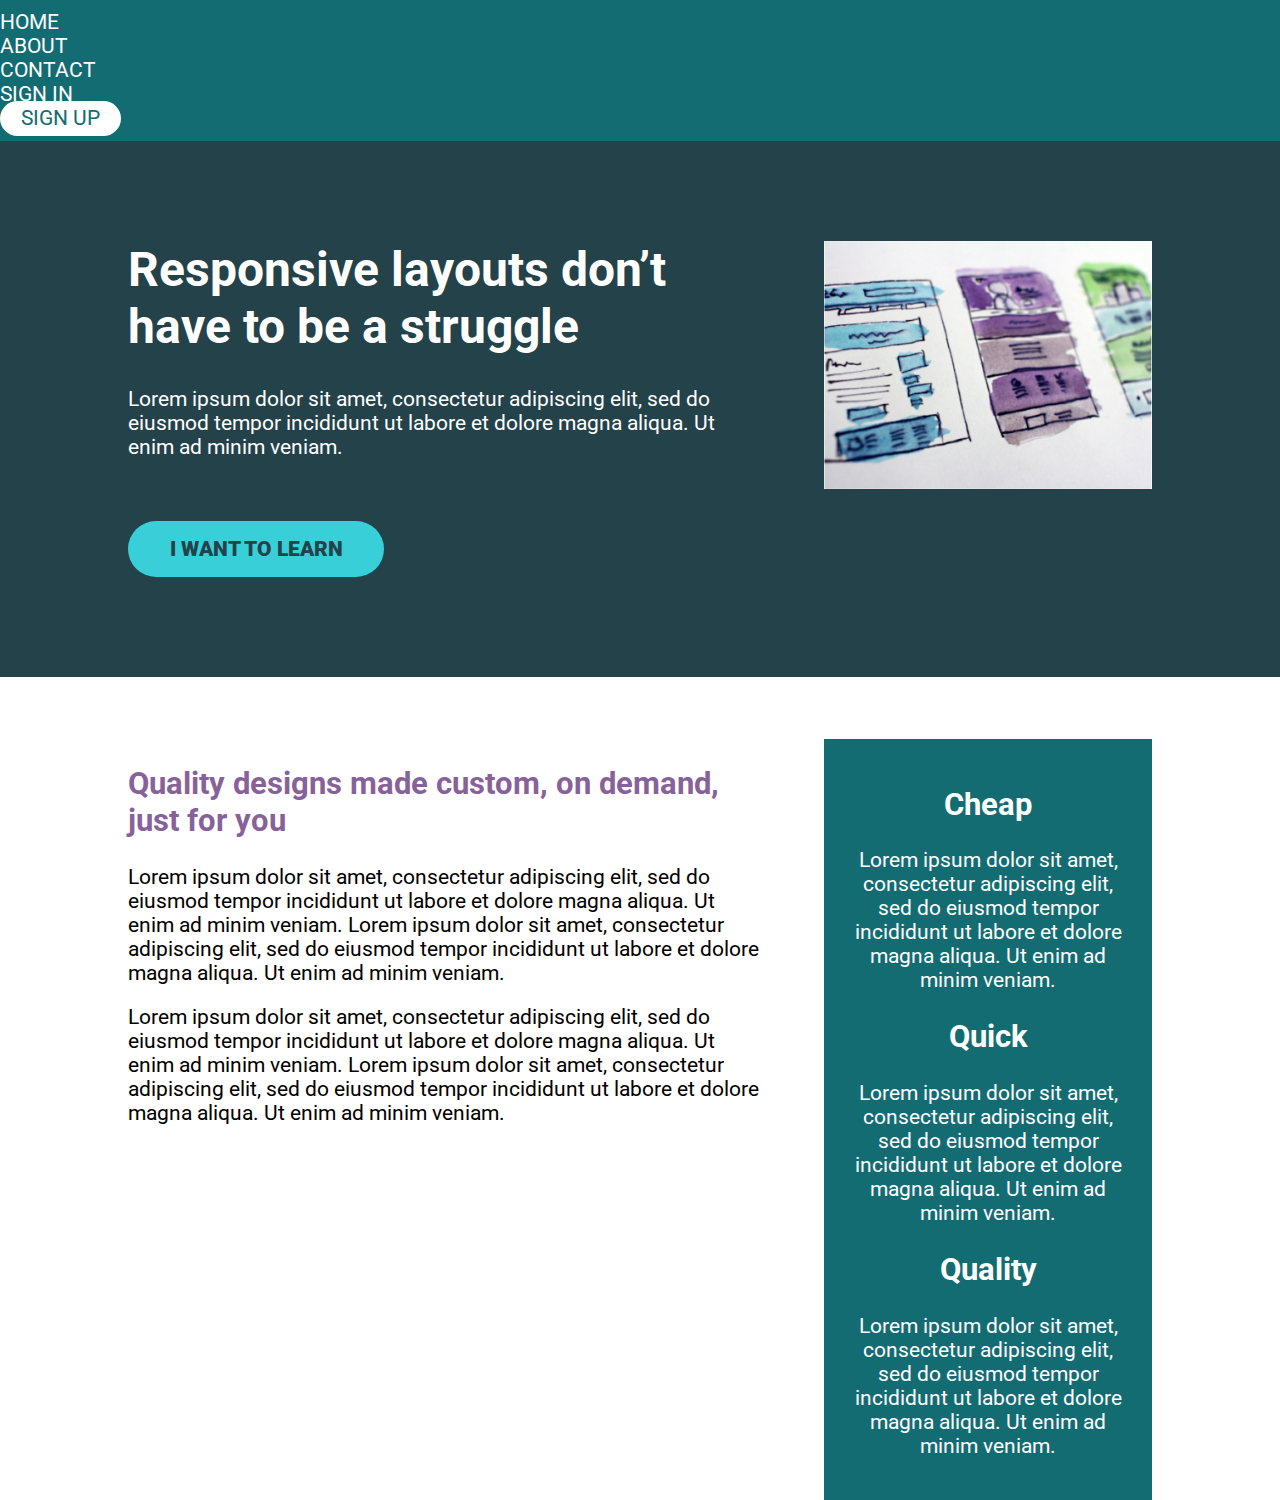
<file: flexbox-challenge-03/starting-files/index.html>
<!DOCTYPE html>
<html lang="en">
<head>
    <meta charset="UTF-8">
    <meta name="viewport" content="width=device-width, initial-scale=1.0">
    <title>Conquering Responsive Layouts</title>
    <link href="https://fonts.googleapis.com/css2?family=Roboto:wght@400;900&display=swap" rel="stylesheet"> 
    <link rel="stylesheet" href="style.css">
</head>
<body>
    <header>
        <nav class="nav">
            <ul class="nav__list">
                <li class="nav__item"><a href="#" class="nav__link">Home</a></li>
                <li class="nav__item"><a href="#" class="nav__link">About</a></li>
                <li class="nav__item"><a href="#" class="nav__link">Contact</a></li>
                <li class="nav__item"><a href="#" class="nav__link">Sign In</a></li>
                <li class="nav__item"><a href="#" class="nav__link nav__link--button">Sign up</a></li>
            </ul>
        </nav>
    </header>

    <section class="hero">
        <div class="container row">
            <div class="hero__text">
                <h1>Responsive layouts don’t have to be a struggle</h1>
                <p>Lorem ipsum dolor sit amet, consectetur adipiscing elit, sed do eiusmod tempor incididunt ut labore et dolore magna aliqua. Ut enim ad minim veniam.</p>
                <a href="#" class="btn">I want to learn</a>
            </div>
            <img src="img/hero-img.jpg" alt="UX design sketches" class="hero__img">
        </div>
    </section> 

    <main class="main container row">
            <section class="primary-content">
                <h2 class="section-title">Quality designs made custom, on demand, just for you</h2>
                <p>Lorem ipsum dolor sit amet, consectetur adipiscing elit, sed do eiusmod tempor incididunt ut labore et dolore magna aliqua. Ut enim ad minim veniam. Lorem ipsum dolor sit amet, consectetur adipiscing elit, sed do eiusmod tempor incididunt ut labore et dolore magna aliqua. Ut enim ad minim veniam.</p>
                <p>Lorem ipsum dolor sit amet, consectetur adipiscing elit, sed do eiusmod tempor incididunt ut labore et dolore magna aliqua. Ut enim ad minim veniam. Lorem ipsum dolor sit amet, consectetur adipiscing elit, sed do eiusmod tempor incididunt ut labore et dolore magna aliqua. Ut enim ad minim veniam.</p>
            </section>
            <aside class="sidebar">
                <h2 class="sidebar-title">Cheap</h2>
                <p>Lorem ipsum dolor sit amet, consectetur adipiscing elit, sed do eiusmod tempor incididunt ut labore et dolore magna aliqua. Ut enim ad minim veniam.</p>

                <h2 class="sidebar-title">Quick</h2>
                <p>Lorem ipsum dolor sit amet, consectetur adipiscing elit, sed do eiusmod tempor incididunt ut labore et dolore magna aliqua. Ut enim ad minim veniam.</p>

                <h2 class="sidebar-title">Quality</h2>
                <p>Lorem ipsum dolor sit amet, consectetur adipiscing elit, sed do eiusmod tempor incididunt ut labore et dolore magna aliqua. Ut enim ad minim veniam.</p>
            </aside>
    </main>

    

</body>
</html>
</file>
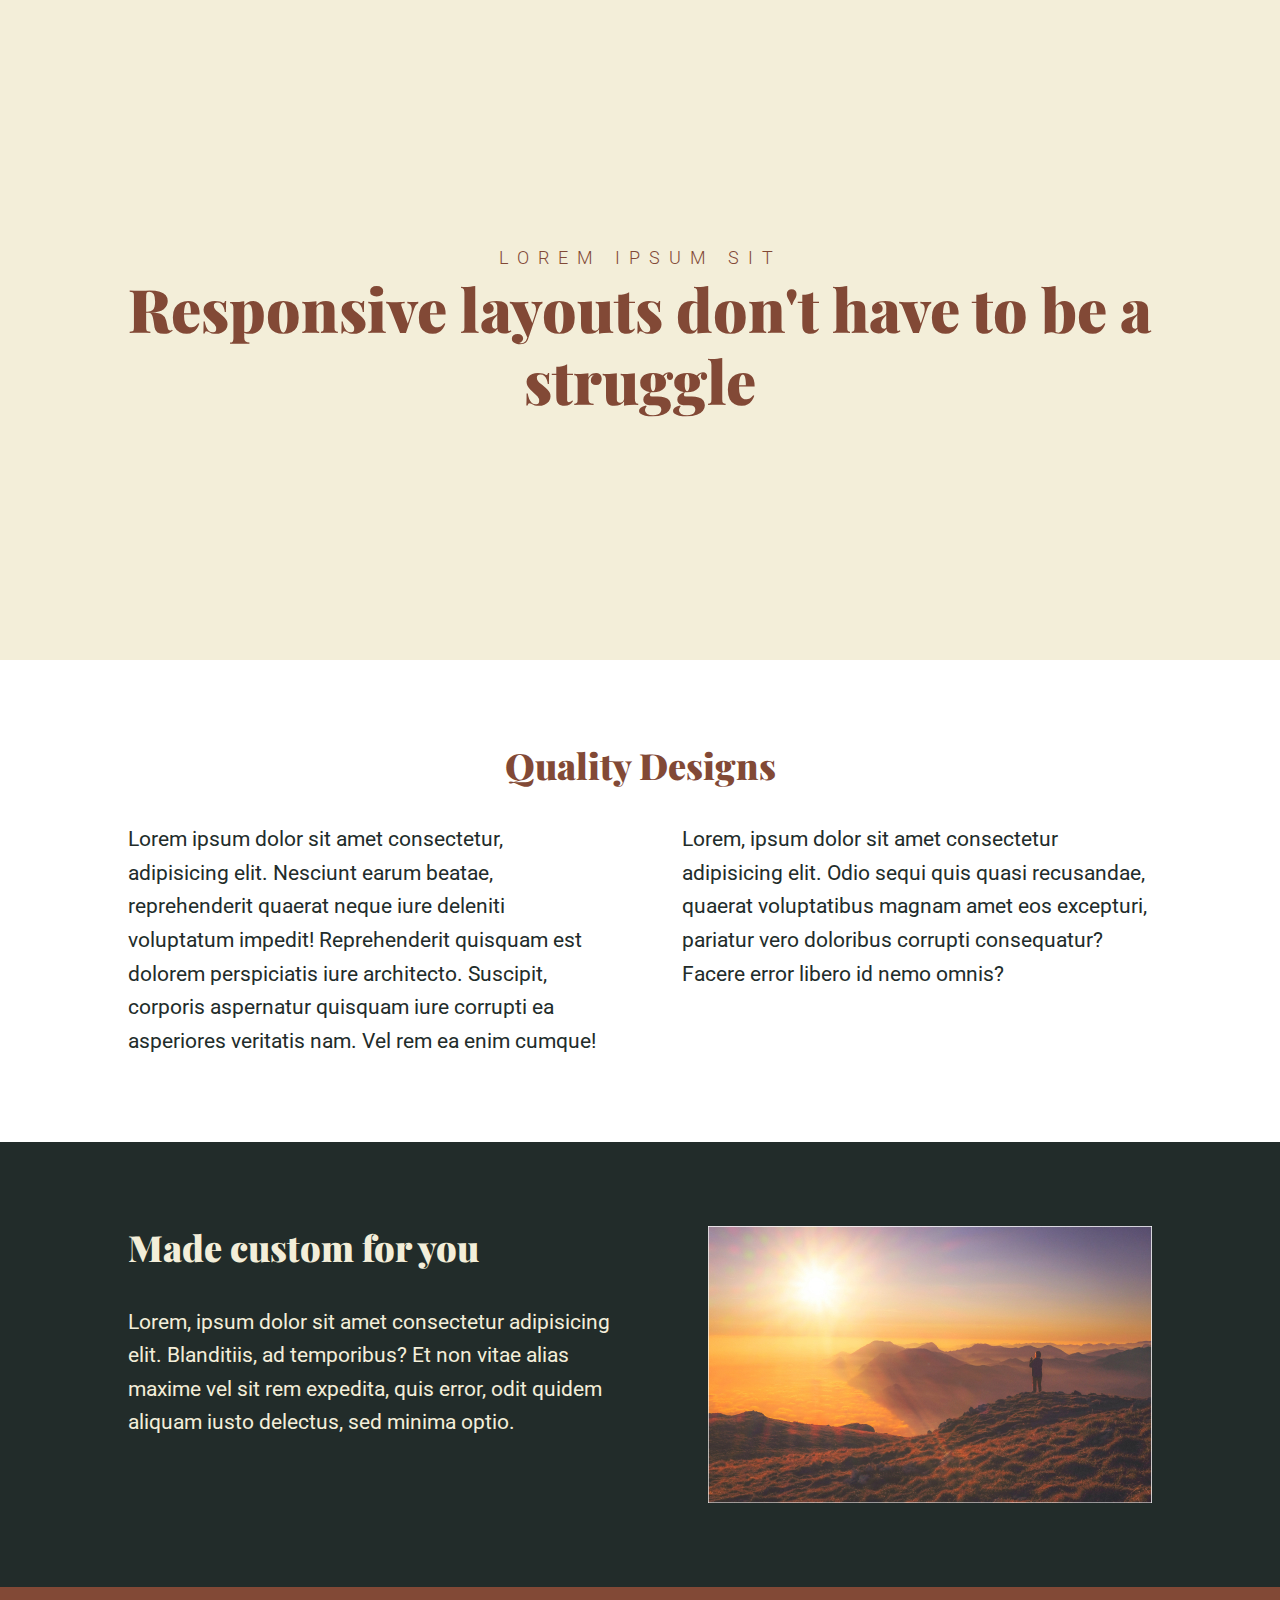
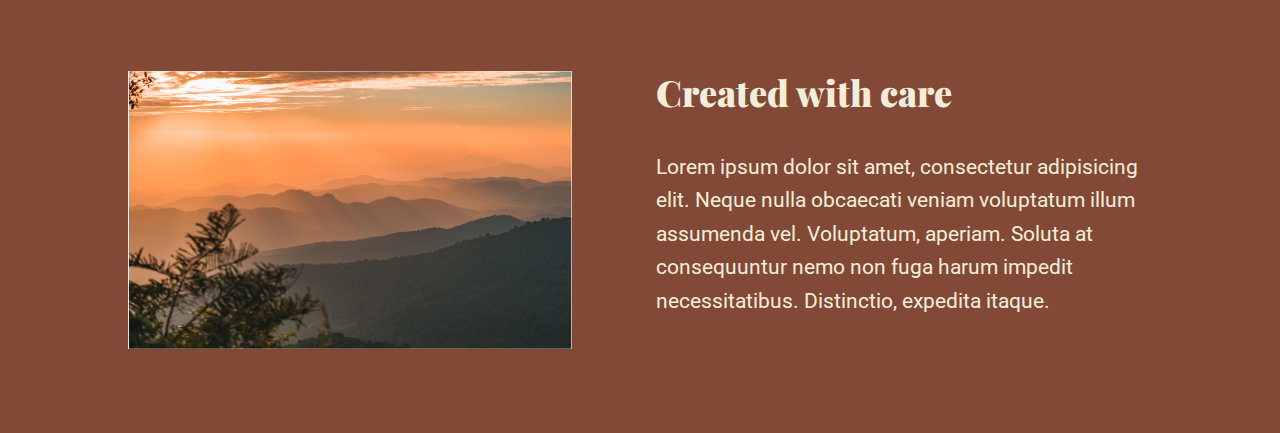
<file: flexbox-challenge-04/solution/index.html>
<!DOCTYPE html>
<html lang="en">
  <head>
    <meta charset="UTF-8" />
    <meta name="viewport" content="width=device-width, initial-scale=1.0" />
    <title>Flexbox Challenge 04</title>
    <link
      href="https://fonts.googleapis.com/css2?family=Roboto:wght@400;900&display=swap"
      rel="stylesheet"
    />
    <link
      href="https://fonts.googleapis.com/css2?family=Playfair+Display:ital,wght@0,400..900;1,400..900&display=swap"
      rel="stylesheet"
    />
    <link rel="stylesheet" href="./style.css" />
  </head>
  <body>
    <section class="hero">
      <div class="container col">
        <p class="hero__kicker">Lorem ipsum sit</p>
        <h1 class="hero__title">
          Responsive layouts don't have to be a struggle
        </h1>
      </div>
    </section>
    <section class="content white">
      <div class="container col">
        <h2 class="content__header white__header">Quality Designs</h2>
        <div class="row">
          <p class="white__para">
            Lorem ipsum dolor sit amet consectetur, adipisicing elit. Nesciunt
            earum beatae, reprehenderit quaerat neque iure deleniti voluptatum
            impedit! Reprehenderit quisquam est dolorem perspiciatis iure
            architecto. Suscipit, corporis aspernatur quisquam iure corrupti ea
            asperiores veritatis nam. Vel rem ea enim cumque!
          </p>
          <p class="white__para">
            Lorem, ipsum dolor sit amet consectetur adipisicing elit. Odio sequi
            quis quasi recusandae, quaerat voluptatibus magnam amet eos
            excepturi, pariatur vero doloribus corrupti consequatur? Facere
            error libero id nemo omnis?
          </p>
        </div>
      </div>
    </section>
    <section class="content slate">
      <div class="container row">
        <div class="text-content">
          <h2 class="content__header">Made custom for you</h2>
          <p>
            Lorem, ipsum dolor sit amet consectetur adipisicing elit.
            Blanditiis, ad temporibus? Et non vitae alias maxime vel sit rem
            expedita, quis error, odit quidem aliquam iusto delectus, sed minima
            optio.
          </p>
        </div>
        <img
          src="./assets/image-01.jpg"
          alt="A man atop a mountain looking at the sunrise"
        />
      </div>
    </section>
    <section class="content brown">
      <div class="container row">
        <img src="./assets/image-02.jpg" alt="Sunset over a mountain range" />
        <div class="text-content">
          <h2 class="content__header">Created with care</h2>
          <p>
            Lorem ipsum dolor sit amet, consectetur adipisicing elit. Neque
            nulla obcaecati veniam voluptatum illum assumenda vel. Voluptatum,
            aperiam. Soluta at consequuntur nemo non fuga harum impedit
            necessitatibus. Distinctio, expedita itaque.
          </p>
        </div>
      </div>
    </section>
  </body>
</html>
</file>
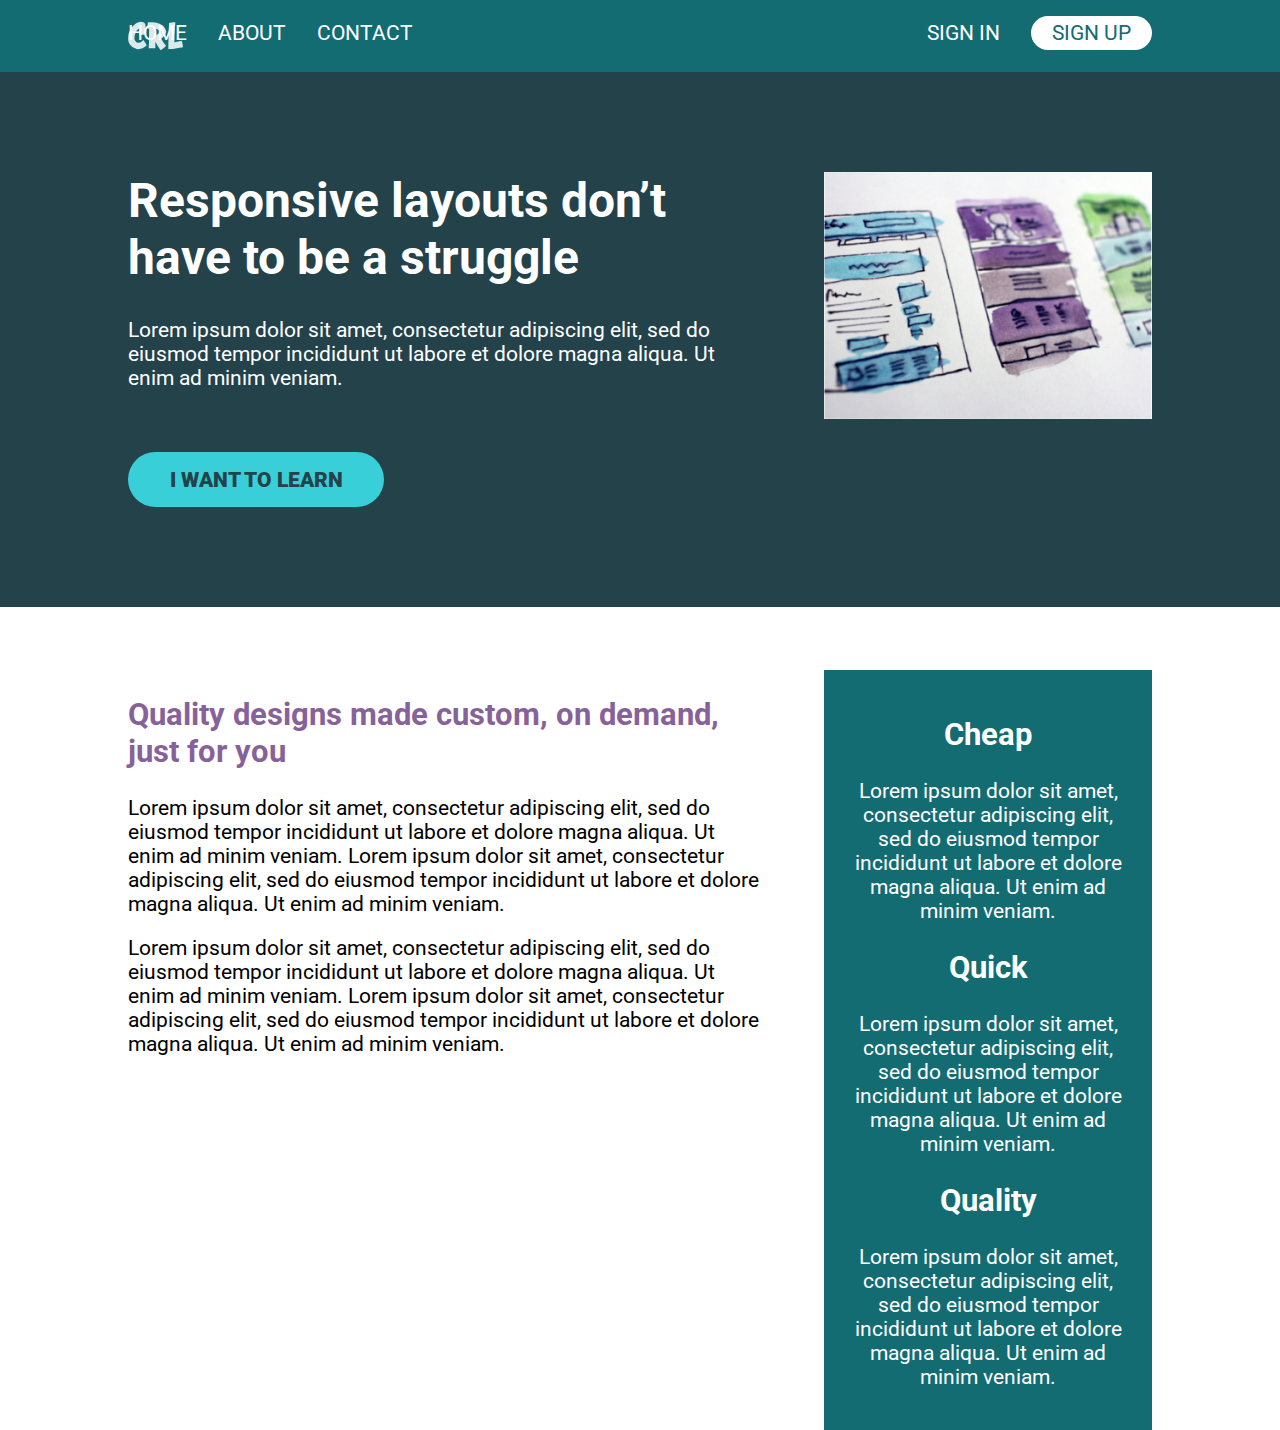
<file: nav-challenge/solution/index.html>
<!DOCTYPE html>
<html lang="en">
  <head>
    <meta charset="UTF-8" />
    <meta name="viewport" content="width=device-width, initial-scale=1.0" />
    <title>Conquering Responsive Layouts</title>
    <link
      href="https://fonts.googleapis.com/css2?family=Roboto:wght@400;900&display=swap"
      rel="stylesheet"
    />
    <link rel="stylesheet" href="style.css" />
  </head>
  <body>
    <header>
      <div class="container row">
        <button class="nav-toggle" aria-label="open navigation">
          <span class="hamburger"></span>
        </button>
        <a class="logo" href="#">
          <img src="img/logo.svg" alt="conquering responsive layouts" />
        </a>
        <nav class="nav">
          <ul class="nav__list nav__list--primary">
            <li class="nav__item"><a href="#" class="nav__link">Home</a></li>
            <li class="nav__item"><a href="#" class="nav__link">About</a></li>
            <li class="nav__item"><a href="#" class="nav__link">Contact</a></li>
          </ul>
          <ul class="nav__list nav__list--secondary">
            <li class="nav__item"><a href="#" class="nav__link">Sign In</a></li>
            <li class="nav__item">
              <a href="#" class="nav__link nav__link--button">Sign up</a>
            </li>
          </ul>
        </nav>
      </div>
    </header>

    <section class="hero">
      <div class="container row">
        <div class="hero__text">
          <h1>Responsive layouts don’t have to be a struggle</h1>
          <p>
            Lorem ipsum dolor sit amet, consectetur adipiscing elit, sed do
            eiusmod tempor incididunt ut labore et dolore magna aliqua. Ut enim
            ad minim veniam.
          </p>
          <a href="#" class="btn">I want to learn</a>
        </div>
        <img
          src="img/hero-img.jpg"
          alt="UX design sketches"
          class="hero__img"
        />
      </div>
    </section>

    <main class="main container row">
      <section class="primary-content">
        <h2 class="section-title">
          Quality designs made custom, on demand, just for you
        </h2>
        <p>
          Lorem ipsum dolor sit amet, consectetur adipiscing elit, sed do
          eiusmod tempor incididunt ut labore et dolore magna aliqua. Ut enim ad
          minim veniam. Lorem ipsum dolor sit amet, consectetur adipiscing elit,
          sed do eiusmod tempor incididunt ut labore et dolore magna aliqua. Ut
          enim ad minim veniam.
        </p>
        <p>
          Lorem ipsum dolor sit amet, consectetur adipiscing elit, sed do
          eiusmod tempor incididunt ut labore et dolore magna aliqua. Ut enim ad
          minim veniam. Lorem ipsum dolor sit amet, consectetur adipiscing elit,
          sed do eiusmod tempor incididunt ut labore et dolore magna aliqua. Ut
          enim ad minim veniam.
        </p>
      </section>
      <aside class="sidebar">
        <h2 class="sidebar-title">Cheap</h2>
        <p>
          Lorem ipsum dolor sit amet, consectetur adipiscing elit, sed do
          eiusmod tempor incididunt ut labore et dolore magna aliqua. Ut enim ad
          minim veniam.
        </p>

        <h2 class="sidebar-title">Quick</h2>
        <p>
          Lorem ipsum dolor sit amet, consectetur adipiscing elit, sed do
          eiusmod tempor incididunt ut labore et dolore magna aliqua. Ut enim ad
          minim veniam.
        </p>

        <h2 class="sidebar-title">Quality</h2>
        <p>
          Lorem ipsum dolor sit amet, consectetur adipiscing elit, sed do
          eiusmod tempor incididunt ut labore et dolore magna aliqua. Ut enim ad
          minim veniam.
        </p>
      </aside>
    </main>

    <script src="main.js"></script>
  </body>
</html>
</file>
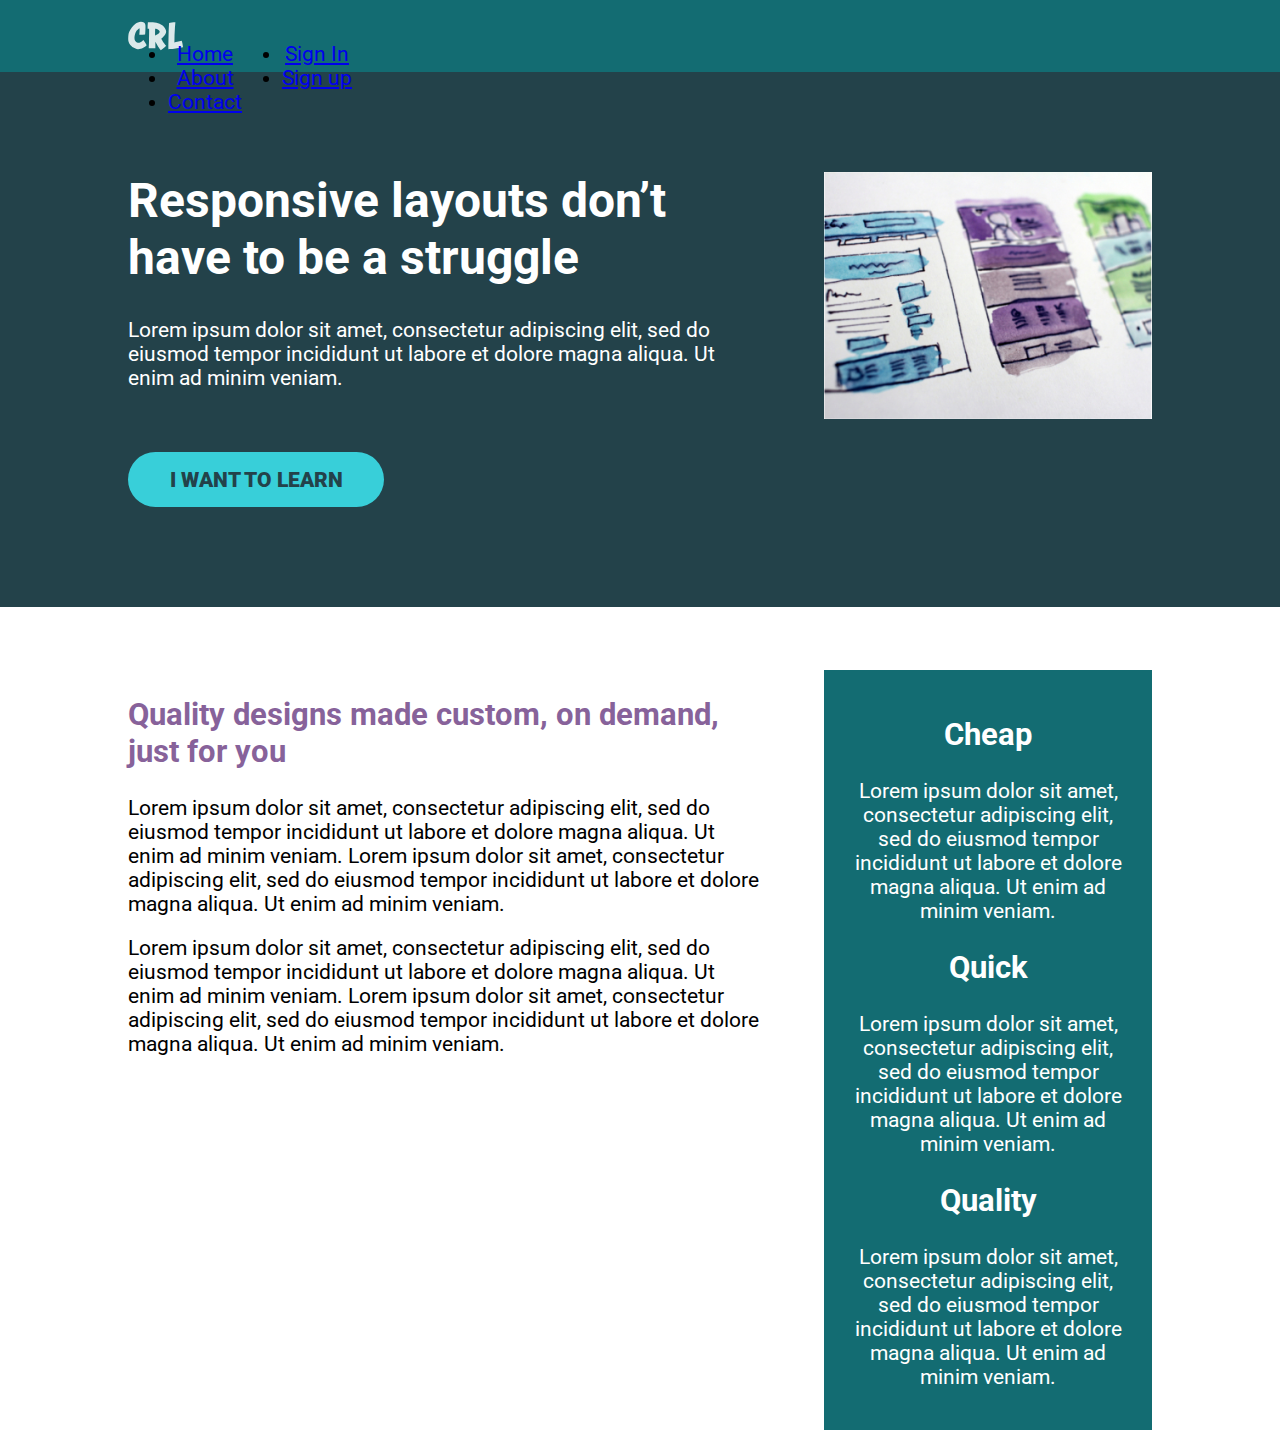
<file: nav-challenge/starting-files/index.html>
<!DOCTYPE html>
<html lang="en">
<head>
    <meta charset="UTF-8">
    <meta name="viewport" content="width=device-width, initial-scale=1.0">
    <title>Conquering Responsive Layouts</title>
    <link href="https://fonts.googleapis.com/css2?family=Roboto:wght@400;900&display=swap" rel="stylesheet"> 
    <link rel="stylesheet" href="style.css">
</head>
<body>
    <header> 
        <div class="container row">
            <button class="nav-toggle" aria-label="open navigation">
                <span class="hamburger"></span>
            </button>
            <a class="logo" href="#">
                <img src="img/logo.svg" alt="conquering responsive layouts">
            </a>
            <nav class="nav">
                <ul class="nav__list nav__list--primary">
                    <li class="nav__item"><a href="#" class="nav__link">Home</a></li>
                    <li class="nav__item"><a href="#" class="nav__link">About</a></li>
                    <li class="nav__item"><a href="#" class="nav__link">Contact</a></li>
                </ul>
                <ul class="nav__list nav__list--secondary">
                    <li class="nav__item"><a href="#" class="nav__link">Sign In</a></li>
                    <li class="nav__item"><a href="#" class="nav__link nav__link--button">Sign up</a></li>
                </ul>
            </nav>
        </div>
    </header>
    
    <section class="hero">
        <div class="container row">
            <div class="hero__text">
                <h1>Responsive layouts don’t have to be a struggle</h1>
                <p>Lorem ipsum dolor sit amet, consectetur adipiscing elit, sed do eiusmod tempor incididunt ut labore et dolore magna aliqua. Ut enim ad minim veniam.</p>
                <a href="#" class="btn">I want to learn</a>
            </div>
            <img src="img/hero-img.jpg" alt="UX design sketches" class="hero__img">
        </div>
    </section> 

    <main class="main container row">
            <section class="primary-content">
                <h2 class="section-title">Quality designs made custom, on demand, just for you</h2>
                <p>Lorem ipsum dolor sit amet, consectetur adipiscing elit, sed do eiusmod tempor incididunt ut labore et dolore magna aliqua. Ut enim ad minim veniam. Lorem ipsum dolor sit amet, consectetur adipiscing elit, sed do eiusmod tempor incididunt ut labore et dolore magna aliqua. Ut enim ad minim veniam.</p>
                <p>Lorem ipsum dolor sit amet, consectetur adipiscing elit, sed do eiusmod tempor incididunt ut labore et dolore magna aliqua. Ut enim ad minim veniam. Lorem ipsum dolor sit amet, consectetur adipiscing elit, sed do eiusmod tempor incididunt ut labore et dolore magna aliqua. Ut enim ad minim veniam.</p>
            </section>
            <aside class="sidebar">
                <h2 class="sidebar-title">Cheap</h2>
                <p>Lorem ipsum dolor sit amet, consectetur adipiscing elit, sed do eiusmod tempor incididunt ut labore et dolore magna aliqua. Ut enim ad minim veniam.</p>

                <h2 class="sidebar-title">Quick</h2>
                <p>Lorem ipsum dolor sit amet, consectetur adipiscing elit, sed do eiusmod tempor incididunt ut labore et dolore magna aliqua. Ut enim ad minim veniam.</p>

                <h2 class="sidebar-title">Quality</h2>
                <p>Lorem ipsum dolor sit amet, consectetur adipiscing elit, sed do eiusmod tempor incididunt ut labore et dolore magna aliqua. Ut enim ad minim veniam.</p>
            </aside>
    </main>

    <script src="main.js"></script>

</body>
</html>
</file>
<file: challenge-01/solution/style.css>
/* INSTRUCTIONS
 *
 * 1) Limit the total width of
 *    the .intro-content to about half
 *    of it's parent
 *
 * 2) Stop the text from overflowing
 *    out the bottom at small screen
 *    widths
 *
 * You may modify the HTML if needed
 *
 */

* {
  box-sizing: border-box;
}

body {
  margin: 0;
  font-family: sans-serif;
}

.container {
  background: #23424a;
  color: white;

  width: 80%;
  margin: 0 auto;

  padding: 2em;
  height: auto;
}

.intro-content {
  width: 50%;
}
</file>
<file: challenge-02/solution/style.css>
/* INSTRUCTIONS
 *
 * 1) Keep the text inside .intro-content
 *    in the same place, but have the background
 *    extend from one side of the viewport
 *    to the other, no matter how wide or narrow
 *    the browser is.
 *
 * 2) Limit the maximum width of the text in the
 *    bottom area.
 *
 * You may modify the HTML if needed
 * (you probably should for this challenge)
 *
 */

* {
  box-sizing: border-box;
}

body {
  margin: 0;
  font-family: sans-serif;
}

.container {
  width: 80%;
  max-width: 750px;
  margin: 0 auto;
}

.intro {
  background: #23424a;
  color: white;
  padding: 50px 0;
}

.intro-content {
  width: 50%;
}
</file>
<file: challenge-02/starting-files/style.css>
/* INSTRUCTIONS
 *
 * 1) Keep the text inside .intro-content
 *    in the same place, but have the background
 *    extend from one side of the viewport
 *    to the other, no matter how wide or narrow
 *    the browser is.
 *
 * 2) Limit the maximum width of the text in the
 *    bottom area.
 *
 * You may modify the HTML if needed
 * (you probably should for this challenge)
 *
 */

* {
  box-sizing: border-box;
}

body {
  margin: 0;
  font-family: sans-serif;
}

.container {
  width: 80%;
  max-width: 750px;
  margin: 0 auto;
  background: #23424a;
  color: white;
  padding: 50px 0;
}

.intro-content {
  width: 50%;
}
</file>
<file: challenge-03/solution/style.css>
:root {
  /* #136C72 */
  --alt-background-col: rgba(19, 108, 114, 1);

  /* #23424A */
  --main-background-col: rgba(35, 66, 74, 1);

  /* #38CFD9 */
  --button-background-col: rgba(56, 207, 217, 1);

  --main-font-col: white;
}

*,
*::before,
*::after {
  box-sizing: border-box;
  margin: 0;
  padding: 0;
}

body {
  font-family: 'Roboto', sans-serif;

  /* 21px = 1.3125rem (21/16) */
  font-size: 1.3125rem;

  color: var(--main-font-col);
}

.hero {
  background-color: var(--main-background-col);
  padding: 100px 0;
}

.container {
  width: 80%;
  max-width: 1000px;
  margin: 0 auto;
}

.hero__text {
  width: 65%;
}

h1 {
  font-weight: 900;
  font-size: 3rem;
}

.hero h1 {
  margin-bottom: 0.5em;
}

.hero p {
  margin-bottom: 2em;
}

.btn {
  display: inline-block;
  background-color: var(--button-background-col);
  color: var(--main-background-col);
  font-weight: 900;
  padding: 0.75rem 2rem;
  border-radius: 400px;
  text-decoration: none;
  text-transform: uppercase;
}

.btn:hover,
.btn:focus {
  opacity: 0.5;
}
</file>
<file: final-challenge/solution/style.css>
:root {
  --black-grey: #1b1e25;
  --dark-grey: #2e323f;
  --med-grey: #3b4050;
  /* #6f737f in spec doesn't match the light grey background color used in design image */
  /* --light-grey: #6f737f; */
  --light-grey: #f2f2f2;
  --white: #ffffff;
  --brass: #a59678;
}

*,
*::before,
*::after {
  box-sizing: border-box;
  padding: 0;
  margin: 0;
}

body {
  font-family: 'Montserrat', sans-serif;
  color: var(--white);
  line-height: 1.6;
}

h1,
h2,
h3,
h4,
h5,
h6,
header,
.btn {
  font-family: 'Oswald', sans-serif;
  font-weight: 700;
}

img {
  max-width: 100%;
}

header {
  background-color: var(--dark-grey);
  padding: 1em 0;
  text-align: center;
}

.container {
  max-width: 1100px;
  width: 80%;
  margin: 0 auto;
  position: relative;
}

.col {
  display: flex;
  flex-direction: column;
  align-items: center;
  gap: 2em;
}

.hero,
.section-two,
.section-three,
footer {
  padding: 3em 0;
}

.hero,
footer {
  background-color: var(--med-grey);
}

.hero__title--highlight,
.tile__title,
.section-three__title,
.footer h2 {
  color: var(--brass);
}

.tile__title--light {
  color: var(--white);
}

.nav {
  width: 100%;
  visibility: hidden;
  height: 0;
  position: absolute;
  display: flex;
  flex-direction: column;
  justify-content: center;
  gap: 3em;
  padding: 2em 0;
  font-size: 1.125em;
}

.nav--visible {
  visibility: visible;
  height: auto;
  position: relative;
}

.nav-toggle {
  cursor: pointer;
  border: 0;
  width: 3em;
  height: 3em;
  padding: 0em;
  border-radius: 50%;
  background: var(--black-grey);
  color: var(--white);
  transition: opacity 250ms ease;
  position: absolute;
  left: 0;
}

.nav-toggle:focus,
.nav-toggle:hover {
  opacity: 0.75;
}

.hamburger {
  width: 50%;
  position: relative;
}

.hamburger,
.hamburger::before,
.hamburger::after {
  display: block;
  margin: 0 auto;
  height: 3px;
  background: var(--white);
}

.hamburger::before,
.hamburger::after {
  content: '';
  width: 100%;
}

.hamburger::before {
  transform: translateY(-6px);
}

.hamburger::after {
  transform: translateY(3px);
}

.logo {
  height: 30px;
}

.nav__list {
  list-style: none;
  display: flex;
  flex-direction: column;
  gap: 1.5em;
}

.nav__link {
  text-decoration: none;
  color: var(--white);
}

.nav__link:hover,
.nav__link:focus,
.btn:hover,
.btn:focus {
  opacity: 0.75;
}

.nav__link--button,
.btn {
  background-color: var(--brass);
  padding: 0.25em 1em;
  border-radius: 100px;
  text-wrap: nowrap;
  text-decoration: none;
}

.hero__title {
  font-size: 5.625em;
  line-height: 1.1;
}

.hero__text {
  font-size: 1.5em;
  margin-top: 3em;
}

.hero__text__para {
  margin-bottom: 2em;
}

.btn {
  text-transform: uppercase;
  color: var(--white);
}

.section-two {
  background-color: var(--light-grey);
  color: var(--dark-grey);
}

.tile {
  padding: 2em;
  text-align: center;
  font-size: 1.125rem;
}

.tile__title {
  font-size: 1.7em;
}

.tile__text {
  margin-top: 1em;
  /* max-inline-size: 66ch; */
}

.section-three__text {
  font-size: 1.3125rem;
  color: var(--dark-grey);
}

.section-three__title {
  font-size: 1.7em;
}

.section-three__text p {
  margin-top: 1.5em;
}

.section-three__tiles {
  margin-top: 2em;
  display: flex;
  flex-direction: column;
  gap: 2em;
}

.tile--dark {
  background-color: var(--dark-grey);
}

.footer__title {
  font-size: 1.5em;
}

footer h2 {
  font-size: 1.3125em;
}

.footer__content {
  display: flex;
  flex-direction: column;
  gap: 2em;
}

.footer__content__text p {
  margin-top: 1em;
}

.footer__content__nav-lists {
  display: flex;
  gap: 2em;
  justify-content: space-between;
}

.footer__nav {
  font-size: 1em;
}

.footer__nav .nav__list {
  margin-top: 0.75em;
  gap: 0.75em;
}

/* Moved from 700 to 800, but still not a fan as the section-three__tiles are too narrow */
@media (min-width: 800px) {
  .section-three__tiles {
    flex-direction: row;
  }

  .nav-toggle {
    display: none;
  }

  .nav {
    visibility: visible;
    display: flex;
    height: auto;
    flex-direction: row;
    justify-content: flex-end;
    align-items: center;
    padding: 0;
  }

  header .nav__list {
    flex-direction: row;
    padding: 0;
    align-items: flex-end;
  }

  .header__row {
    display: flex;
  }
}

@media (min-width: 1000px) {
  .section-three__tiles {
    flex-direction: column;
    width: 100%;
  }

  .row {
    display: flex;
    flex-direction: row;
    gap: 2em;
    justify-content: space-between;
  }

  .section-three__text,
  .footer__content__text {
    width: 45%;
  }

  .section-three__tiles,
  .footer__content__nav-lists {
    width: 55%;
  }

  .hero {
    padding: 4em 0;
  }
}
</file>
<file: flexbox-challenge-01/solution/style.css>
/* 
////// For this challenge ///////

- You will have to modify the HTML

- You can add new classes in the HTML
  if you need to

// Requirements
1. The headings in the first row must be
   a different color
2. The two .col at the bottom must go next
   to one another
3. The section at the bottom should have
   a dark background color and a different
   color of text
4. I've removed the "gap" that I created,
   so you'll have to add it back in

   */

*,
*::before,
*::after {
  box-sizing: border-box;
}

body {
  margin: 0;
  font-family: 'Roboto', sans-serif;
  font-size: 1.3rem;
}

h1 {
  font-size: 3rem;
}

.container {
  width: 80%;
  max-width: 1100px;
  margin: 0 auto;
}

.row {
  display: flex;
  gap: 4em;
  padding: 2em 0;
}

.col {
  width: 100%;
  text-align: center;
}

.hero {
  padding: 100px 0;
  background-color: #23424a;
  color: #fff;
}

.hero__text {
  width: 60%;
}

.hero p {
  margin-bottom: 3em;
}

.btn {
  display: inline-block;
  text-decoration: none;
  text-transform: uppercase;
  color: #23424a;
  font-weight: 900;
  background-color: #38cfd9;
  padding: 0.75em 2em;
  border-radius: 100px;
}

.btn:hover,
.btn:focus {
  opacity: 0.75;
}

.three-col h2 {
  color: #87629a;
}

.two-col {
  background-color: #136c72;
  color: white;
}
</file>
<file: flexbox-challenge-01/starting-files/style.css>
/* 
////// For this challenge ///////

- You will have to modify the HTML

- You can add new classes in the HTML
  if you need to

// Requirements
1. The headings in the first row must be
   a different color
2. The two .col at the bottom must go next
   to one another
3. The section at the bottom should have
   a dark background color and a different
   color of text
4. I've removed the "gap" that I created,
   so you'll have to add it back in

   */

*, *::before, *::after {
    box-sizing: border-box;
}

body {
    margin: 0;
    font-family: 'Roboto', sans-serif;
    font-size: 1.3rem;
}

h1 {
    font-size: 3rem;
}

.container {
    width: 80%;
    max-width: 1100px;
    margin: 0 auto;
}

.row {
    /* display: flex => flex container */
    display: flex;

    /* can't use yet */
    /* gap: 100px; */
}

.col {
    /* these are now flex items */
    width: 100%;
}

.hero {
    padding: 100px 0;
    background-color: #23424A;
    color: #FFF;
}

.hero__text {
    width: 60%;
}

.hero p {
    margin-bottom: 3em;
}

.btn {
    display: inline-block;
    text-decoration: none;
    text-transform: uppercase; 
    color: #23424A;
    font-weight: 900;
    background-color: #38CFD9;
    padding: .75em 2em;
    border-radius: 100px;
}

.btn:hover,
.btn:focus {
    opacity: .75; 
}
</file>
<file: flexbox-challenge-02/solution/style.css>
/* 
////// For this challenge ///////

- All text is in the text.md file

// Requirements
1. Refer to the design specs for the
   overall layout 
2. The image should line up with
   the sidebar in the section
   below

*/

*,
*::before,
*::after {
  box-sizing: border-box;
}

body {
  margin: 0;
  font-family: 'Roboto', sans-serif;
  font-size: 1.3rem;
  line-height: 1.6;
}

img {
  max-width: 100%;
}

h1 {
  font-size: 3rem;
  margin-top: 0;
  font-weight: 900;
}

.container {
  width: 80%;
  max-width: 1100px;
  margin: 0 auto;
}

.row {
  /* display: flex => flex container */
  display: flex;
  justify-content: space-between;

  gap: 30px;
}

.col {
  /* these are now flex items */
  width: 100%;
}

.hero {
  padding: 100px 0;
  background-color: #23424a;
  color: #fff;
}

.hero__text {
  width: 62%;
}

.hero__img {
  width: 32%;
  align-self: flex-start;
}

.hero p {
  margin-bottom: 3em;
}

.btn {
  display: inline-block;
  text-decoration: none;
  text-transform: uppercase;
  color: #23424a;
  font-weight: 900;
  background-color: #38cfd9;
  padding: 0.75em 2em;
  border-radius: 100px;
}

.btn:hover,
.btn:focus {
  opacity: 0.75;
}

.main {
  padding: 2em 0;
}

.main__text {
  width: 62%;
}

.main__text h2 {
  color: #136c72;
}

.sidebar {
  background-color: #136c72;
  color: white;
  text-align: center;
  width: 32%;
  padding: 1em;
}

.sidebar__tile + .sidebar__tile {
  padding-top: 1em;
}
</file>
<file: flexbox-challenge-02/starting-files/style.css>
/* 
////// For this challenge ///////

- All text is in the text.md file

// Requirements
1. Refer to the design specs for the
   overall layout 
2. The image should line up with
   the sidebar in the section
   below

*/

*, *::before, *::after {
    box-sizing: border-box;
}

body {
    margin: 0;
    font-family: 'Roboto', sans-serif;
    font-size: 1.3rem;
}

img {
    max-width: 100%;
}

h1 {
    font-size: 3rem;
    margin-top: 0;
}

.container {
    width: 80%;
    max-width: 1100px;
    margin: 0 auto;
}

.row {
    /* display: flex => flex container */
    display: flex;
    justify-content: space-between;
    
    /* can't use yet */
    /* gap: 100px; */
}

.col {
    /* these are now flex items */
    width: 100%;
}

.col + .col {
    margin-left: 30px;
}

.hero {
    padding: 100px 0;
    background-color: #23424A;
    color: #FFF;
}

.hero__text { 
    width: 62%;
}

.hero__img {
    width: 32%;
    align-self: flex-start;
}

.hero p {
    margin-bottom: 3em;
}

.btn {
    display: inline-block;
    text-decoration: none;
    text-transform: uppercase; 
    color: #23424A;
    font-weight: 900;
    background-color: #38CFD9;
    padding: .75em 2em;
    border-radius: 100px;
}

.btn:hover,
.btn:focus {
    opacity: .75; 
}
</file>
<file: flexbox-challenge-03/solution/style.css>
/* 
////// For this challenge ///////

- All text is in the text.md file

// Requirements
   1. Get all the navigation items next to one another
   2. Add a space between all the items
*/

*,
*::before,
*::after {
  box-sizing: border-box;
}

body {
  margin: 0;
  font-family: 'Roboto', sans-serif;
  font-size: 1.3rem;
}

img {
  max-width: 100%;
}

h1 {
  font-size: 3rem;
  margin-top: 0;
}

.section-title {
  color: #87629a;
}

.btn {
  display: inline-block;
  text-decoration: none;
  text-transform: uppercase;
  color: #23424a;
  font-weight: 900;
  background-color: #38cfd9;
  padding: 0.75em 2em;
  border-radius: 100px;
}

.btn:hover,
.btn:focus {
  opacity: 0.75;
}

.container {
  width: 80%;
  max-width: 1100px;
  margin: 0 auto;
}

.row {
  display: flex;
  justify-content: space-between;
}

.col {
  /* these are now flex items */
  width: 100%;
}

.col + .col {
  margin-left: 30px;
}

header {
  background: #136c72;
  padding: 1em 0;
}

.nav__list {
  margin: 0;
  padding: 0;
  list-style: none;
  display: flex;
  gap: 2em;
}

.nav__link {
  color: #fff;
  text-decoration: none;
  text-transform: uppercase;
}

.nav__link--button {
  background: #fff;
  color: #136c72;
  padding: 0.25em 1em;
  border-radius: 10em;
}

.nav__link:hover {
  opacity: 0.75;
}

.hero {
  padding: 100px 0;
  background-color: #23424a;
  color: #fff;
}

.hero__text {
  width: 62%;
}

.hero__img {
  width: 32%;
  align-self: flex-start;
}

.hero p {
  margin-bottom: 3em;
}

.main {
  margin-top: 3em;
}

.primary-content {
  width: 62%;
}

.sidebar {
  width: 32%;
  padding: 1em;
  text-align: center;
  color: #fff;
  background-color: #136c72;
}
</file>
<file: flexbox-challenge-03/starting-files/style.css>
/* 
////// For this challenge ///////

- All text is in the text.md file

// Requirements
   1. Get all the navigation items next to one another
   2. Add a space between all the items
*/

*, *::before, *::after {
    box-sizing: border-box;
}

body {
    margin: 0;
    font-family: 'Roboto', sans-serif;
    font-size: 1.3rem;
}

img {
    max-width: 100%;
}

h1 {
    font-size: 3rem;
    margin-top: 0;
}

.section-title {
    color: #87629A;
}

.btn {
    display: inline-block;
    text-decoration: none;
    text-transform: uppercase; 
    color: #23424A;
    font-weight: 900;
    background-color: #38CFD9;
    padding: .75em 2em;
    border-radius: 100px;
}

.btn:hover,
.btn:focus {
    opacity: .75; 
}

.container {
    width: 80%;
    max-width: 1100px;
    margin: 0 auto;
}

.row {
    display: flex;
    justify-content: space-between;
}

.col {
    /* these are now flex items */
    width: 100%;
}

.col + .col {
    margin-left: 30px;
}


header {
    background: #136c72;
    padding: .5em 0;
}

.nav__list {
    margin: 0;
    padding: 0;
    list-style: none;
}

.nav__link {
    color: #fff;
    text-decoration: none;
    text-transform: uppercase;;
}

.nav__link--button {
    background: #fff;
    color: #136c72;
    padding: .25em 1em;
    border-radius: 10em;
}

.nav__link:hover {
    opacity: .75;
}


.hero {
    padding: 100px 0;
    background-color: #23424A;
    color: #FFF;
}

.hero__text { 
    width: 62%;
}

.hero__img {
    width: 32%;
    align-self: flex-start;
}

.hero p {
    margin-bottom: 3em;
}

.main {
    margin-top: 3em;
}

.primary-content {
    width: 62%;
}

.sidebar {
    width: 32%;
    padding: 1em;
    text-align: center;
    color: #fff;
    background-color: #136c72;
}
</file>
<file: flexbox-challenge-04/solution/style.css>
:root {
  --cream: #f3eed9;
  --brown: #824936;
  --slate: #222c2a;
}

*,
*::before,
*::after {
  margin: 0;
  box-sizing: border-box;
}

body {
  margin: 0;
  font-family: 'Roboto', sans-serif;
  line-height: 1.6;
  font-size: 1.3125rem;
}

h1,
h2 {
  font-family: 'Playfair Display', serif;
  line-height: 1.2;
  font-weight: 900;
}

img {
  max-width: 100%;
  border: 0;
}

.container {
  margin: 0 auto;
  max-width: 1128px;
  width: 80%;
}

.col {
  display: flex;
  flex-direction: column;
  align-items: center;
  justify-content: center;
}

.hero {
  background-color: var(--cream);
  min-height: 660px;
  color: var(--brown);
  text-align: center;
  display: flex;
  align-items: center;
  justify-content: center;
}

.hero__kicker {
  font-size: 1.125rem;
  text-transform: uppercase;
  font-weight: 300;
  letter-spacing: 0.5em;
}

.hero__title {
  font-size: 3.75rem;
}

section {
  margin: 0 auto;
  padding: 4em 0;
}

.content__header {
  margin-bottom: 1em;
  font-size: 2.25rem;
}

.white__header {
  color: var(--brown);
}

.white__para {
  color: var(--slate);
  width: 100%;
}

.slate {
  background-color: var(--slate);
  color: var(--cream);
}

.brown {
  background-color: var(--brown);
  color: var(--cream);
}

@media (min-width: 900px) {
  .row {
    display: flex;
    justify-content: center;
    gap: 4em;
  }
}
</file>
<file: nav-challenge/solution/style.css>
/* Challenge

   Make the navigation layout work
   on both mobile and large screens.

   Mobile-first, so mobile styles first,
   then add the large screen styles
   inside the existing media query

*/

*,
*::before,
*::after {
  box-sizing: border-box;
}

body {
  margin: 0;
  font-family: 'Roboto', sans-serif;
  font-size: 1.3rem;
}

img {
  max-width: 100%;
}

h1 {
  font-size: 3rem;
  margin-top: 0;
}

.section-title {
  color: #87629a;
}

.btn {
  display: inline-block;
  text-decoration: none;
  text-transform: uppercase;
  color: #23424a;
  font-weight: 900;
  background-color: #38cfd9;
  padding: 0.75em 2em;
  border-radius: 100px;
}

.btn:hover,
.btn:focus {
  opacity: 0.75;
}

.container {
  width: 80%;
  max-width: 1100px;
  margin: 0 auto;
  /* added for nav-toggle positioning */
  position: relative;
}

header {
  background: #136c72;
  padding: 1em 0;
  text-align: center;
}

.nav {
  width: 100%;
}

.nav-toggle {
  cursor: pointer;
  border: 0;
  width: 3em;
  height: 3em;
  padding: 0em;
  border-radius: 50%;
  background: #072a2d;
  color: white;
  transition: opacity 250ms ease;

  position: absolute;
  left: 0;
}

.nav-toggle:focus,
.nav-toggle:hover {
  opacity: 0.75;
}

.hamburger {
  width: 50%;
  position: relative;
}

.hamburger,
.hamburger::before,
.hamburger::after {
  display: block;
  margin: 0 auto;
  height: 3px;
  background: white;
}

.hamburger::before,
.hamburger::after {
  content: '';
  width: 100%;
}

.hamburger::before {
  transform: translateY(-6px);
}

.hamburger::after {
  transform: translateY(3px);
}

/* made changes here from video
   to make it more accessible.
   
   Works the same :) */
.nav {
  visibility: hidden;
  height: 0;
  position: absolute;
  display: flex;
  flex-direction: column;
  justify-content: center;
  gap: 3em;
  padding: 2em 0;
}

.nav--visible {
  visibility: visible;
  height: auto;
  position: relative;
}

.logo {
  height: 30px;
}

.hero {
  padding: 100px 0;
  background-color: #23424a;
  color: #fff;
}

.hero__img {
  margin-top: 2em;
}

.hero p {
  margin-bottom: 3em;
}

.main {
  margin-top: 3em;
}

.sidebar {
  padding: 1em;
  text-align: center;
  color: #fff;
  background-color: #136c72;
}

.nav__list {
  list-style: none;
  margin: 0;
  padding: 0;
  display: flex;
  flex-direction: column;
  gap: 1.5em;
}

.nav__link {
  text-transform: uppercase;
  text-decoration: none;
  color: #fff;
  text-wrap: nowrap;
}

.nav__link:hover,
.nav__link:focus {
  opacity: 0.75;
}

.nav__link--button {
  color: #136c72;
  background-color: #fff;
  border-radius: 10em;
  padding: 0.25em 1em;
}

@media (min-width: 800px) {
  .nav-toggle {
    display: none;
  }

  .nav {
    visibility: visible;
    display: flex;
    height: auto;
    flex-direction: row;
    justify-content: space-between;
    align-items: flex-start;
    padding: 0;
  }

  .nav__list {
    flex-direction: row;
    padding: 0;
  }

  .row {
    display: flex;
    justify-content: space-between;
    gap: 2em;
  }

  .hero__text {
    width: 62%;
  }

  .hero__img {
    width: 32%;
    align-self: flex-start;
    margin: 0;
  }

  .primary-content {
    width: 62%;
  }

  .sidebar {
    width: 32%;
  }
}
</file>
<file: nav-challenge/starting-files/style.css>
/* Challenge

   Make the navigation layout work
   on both mobile and large screens.

   Mobile-first, so mobile styles first,
   then add the large screen styles
   inside the existing media query

*/

*, *::before, *::after {
    box-sizing: border-box;
}

body {
    margin: 0;
    font-family: 'Roboto', sans-serif;
    font-size: 1.3rem;
}

img {
    max-width: 100%;
}

h1 {
    font-size: 3rem;
    margin-top: 0;
}

.section-title {
    color: #87629A;
}

.btn {
    display: inline-block;
    text-decoration: none;
    text-transform: uppercase; 
    color: #23424A;
    font-weight: 900;
    background-color: #38CFD9;
    padding: .75em 2em;
    border-radius: 100px;
}

.btn:hover,
.btn:focus {
    opacity: .75; 
}

.container {
    width: 80%;
    max-width: 1100px;
    margin: 0 auto;
    /* added for nav-toggle positioning */
    position: relative;
}

header {
    background: #136c72;
    padding: 1em 0;
    text-align: center;
}

.nav {
    width: 100%;
}



.nav-toggle {
    cursor: pointer;
    border: 0;
    width: 3em;
    height: 3em;
    padding: 0em;
    border-radius: 50%;
    background: #072A2D;
    color: white;
    transition: opacity 250ms ease;
    
    position: absolute;
    left: 0;
}

.nav-toggle:focus,
.nav-toggle:hover {
    opacity: .75;
}

.hamburger {
    width: 50%;
    position: relative;
}

.hamburger,
.hamburger::before,
.hamburger::after {
    display: block;
    margin: 0 auto;
    height: 3px;
    background: white;
}

.hamburger::before,
.hamburger::after {
    content: '';
    width: 100%;
}

.hamburger::before {
    transform: translateY(-6px);
}

.hamburger::after {
    transform: translateY(3px);
}

/* made changes here from video
   to make it more accessible.
   
   Works the same :) */
.nav {
    visibility: hidden;
    height: 0;
    position: absolute;
}

.nav--visible {
    visibility: visible;
    height: auto;
    position: relative;
} 


.logo {
    height: 30px;
}


.hero {
    padding: 100px 0;
    background-color: #23424A;
    color: #FFF;
}

.hero__img {
    margin-top: 2em;
}


.hero p {
    margin-bottom: 3em;
}

.main {
    margin-top: 3em;
}


.sidebar {
    padding: 1em;
    text-align: center;
    color: #fff;
    background-color: #136c72;

}



@media (min-width: 800px) {

    
    .nav-toggle {
        display: none;
    }

    .nav {
        visibility: visible;
        display: flex;
        height: auto;
    }

    .row {
        display: flex;
        justify-content: space-between;

    }

    .hero__text {
        width: 62%;
    }
    
    .hero__img {
        width: 32%;
        align-self: flex-start;
        margin: 0;
    }
    
    .primary-content {
        width: 62%;
    }

    .sidebar {
        width: 32%;
    }
    
    
}
</file>
